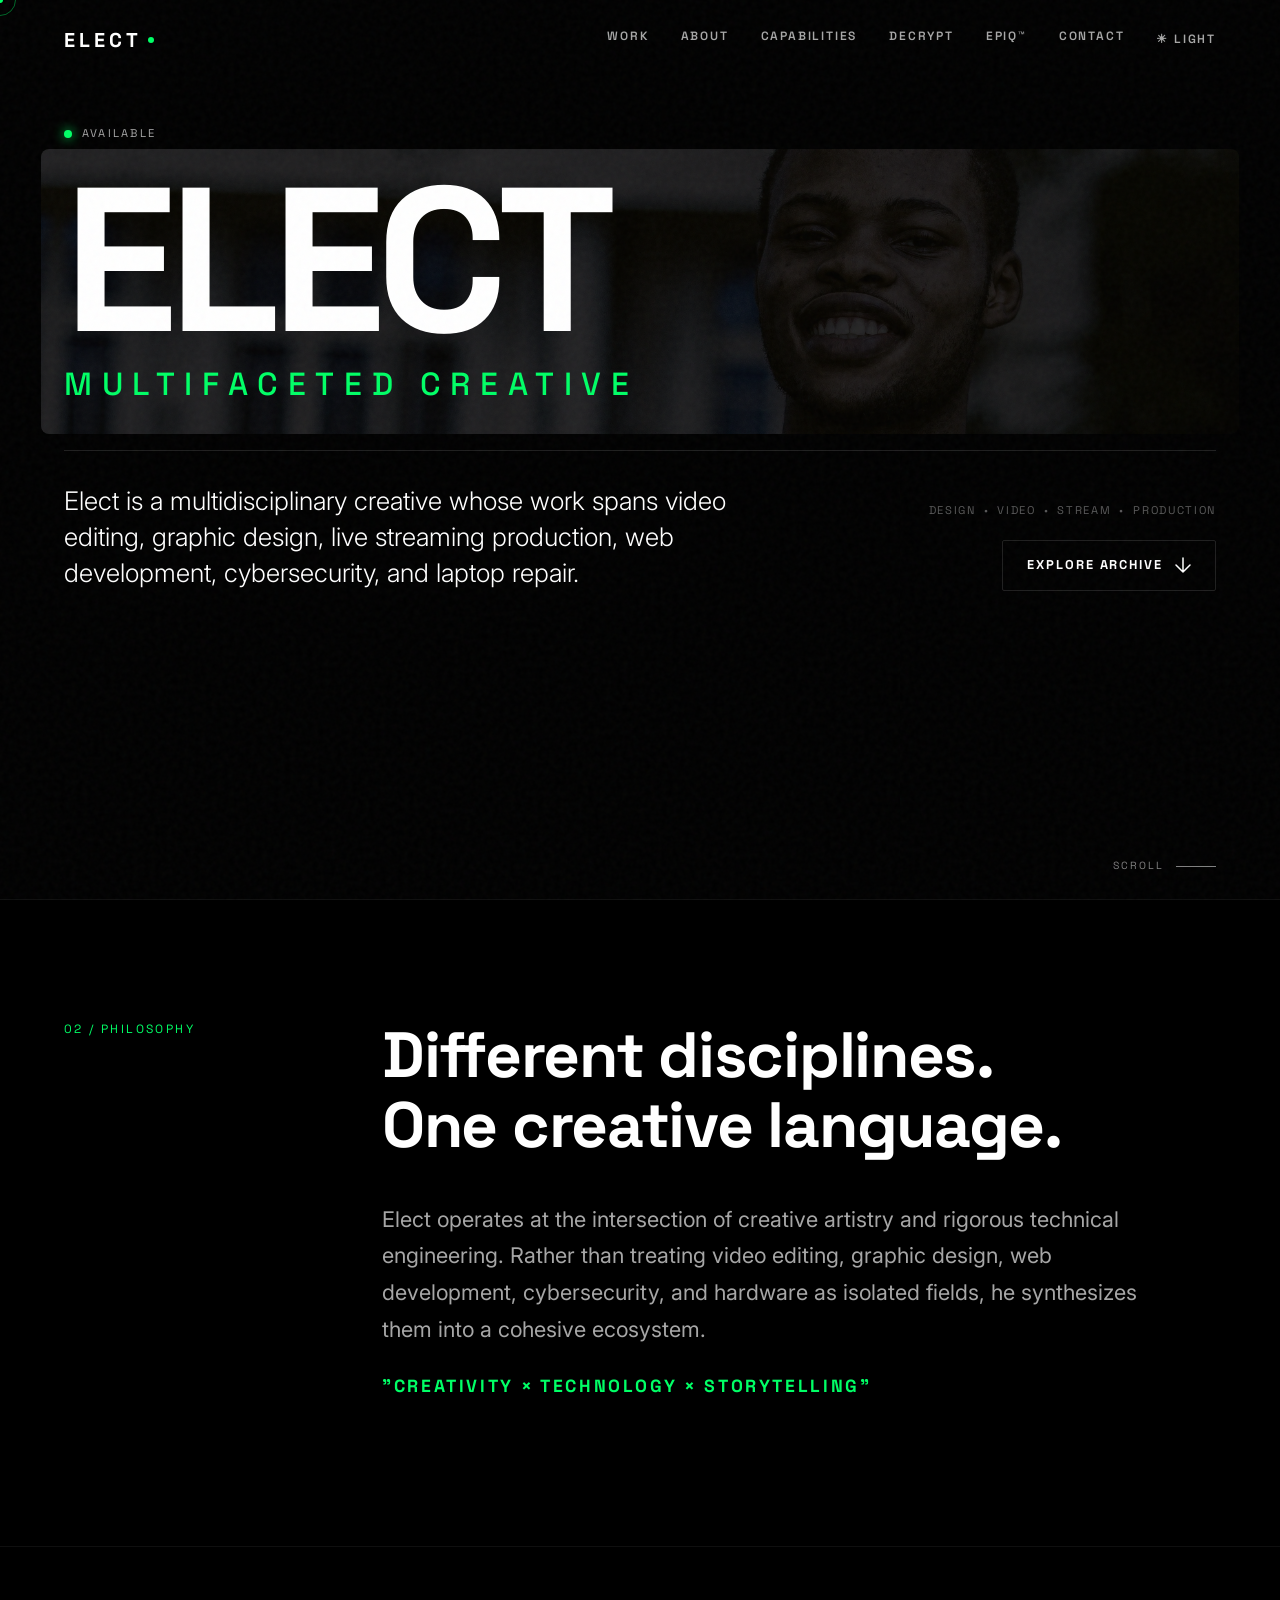
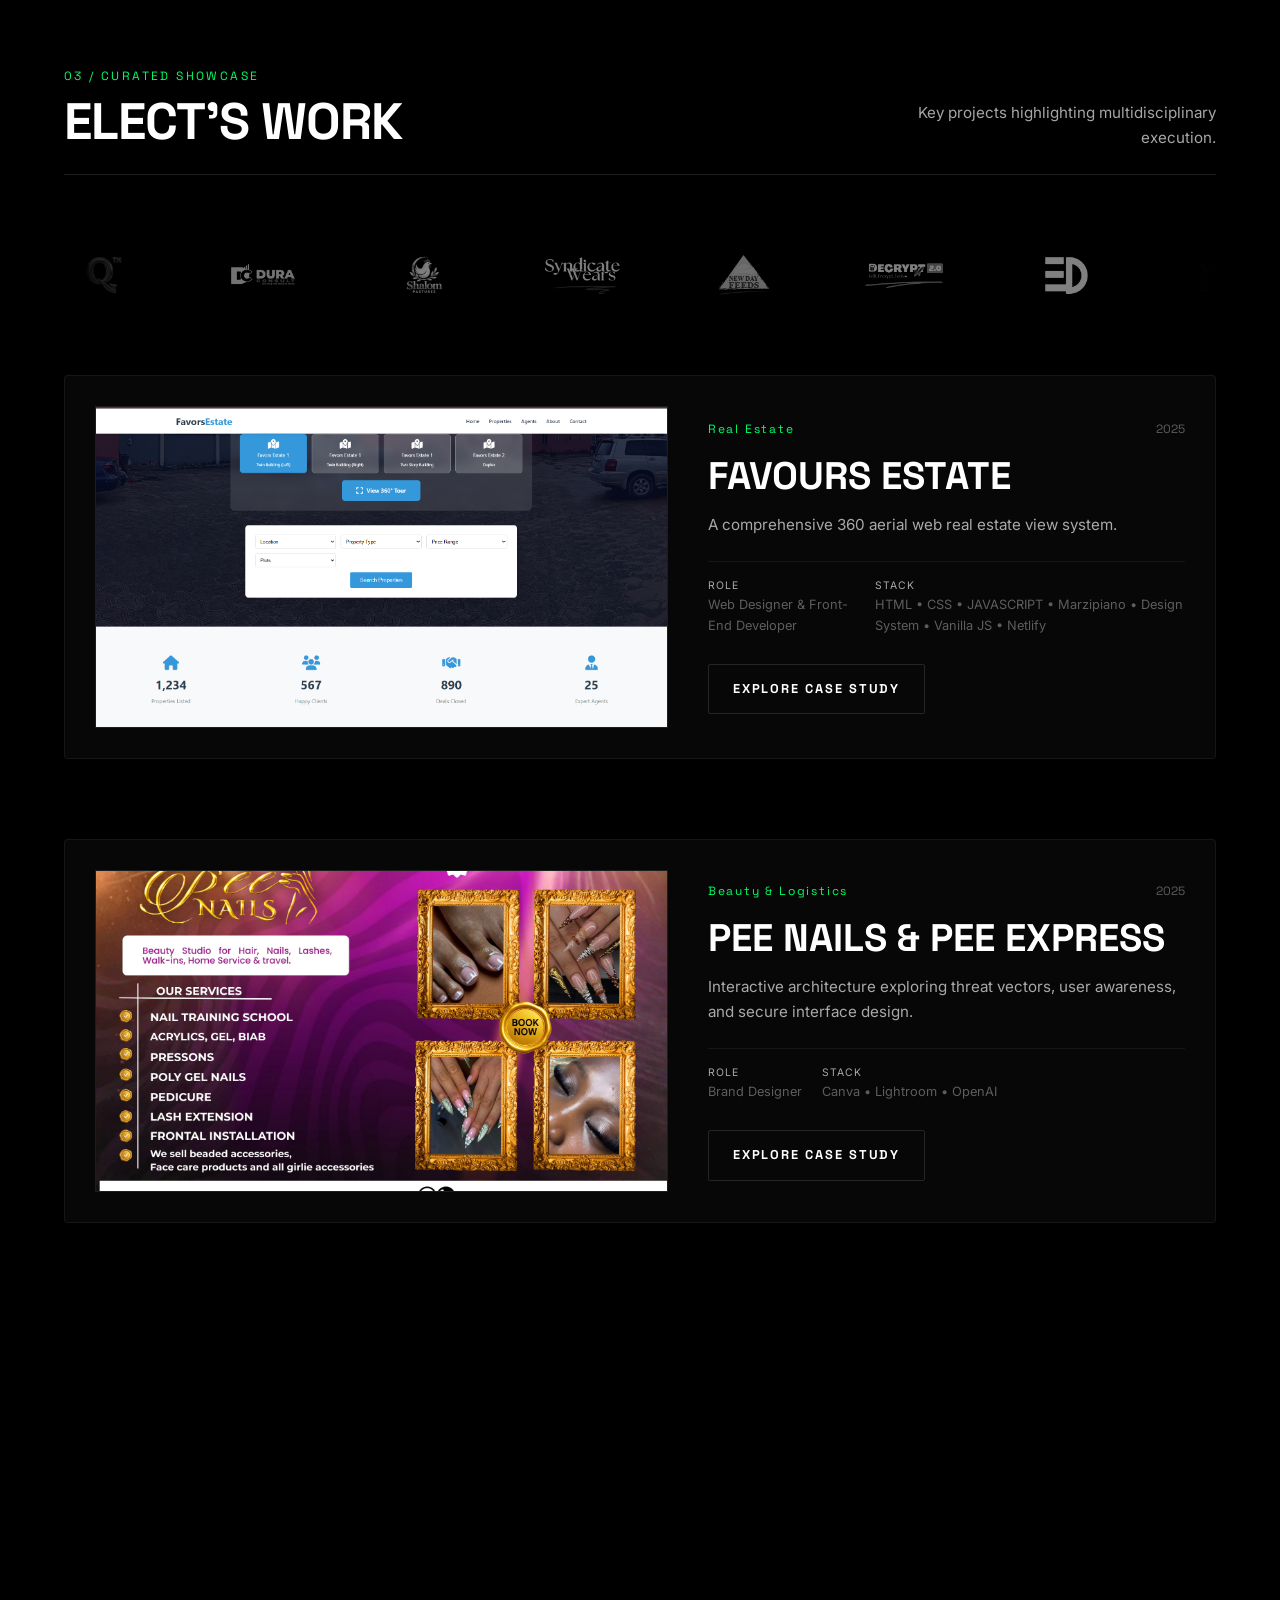
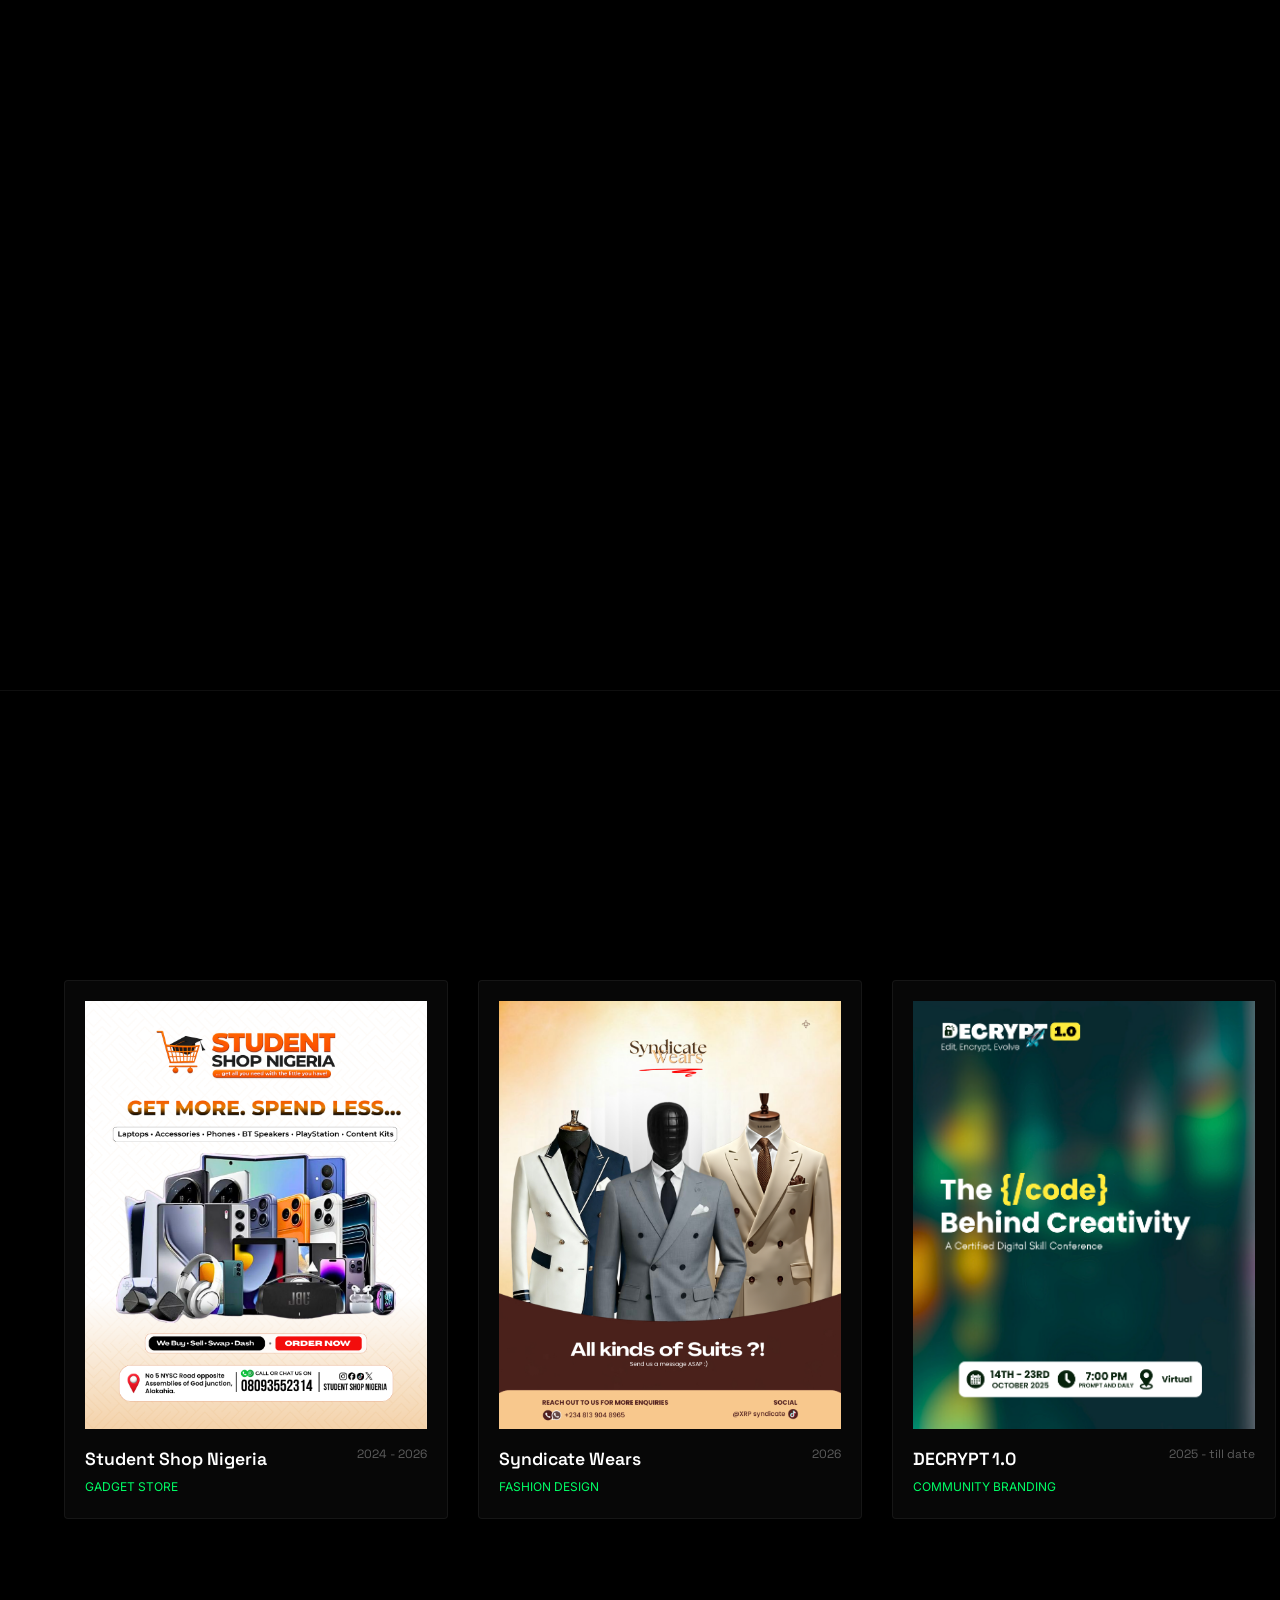
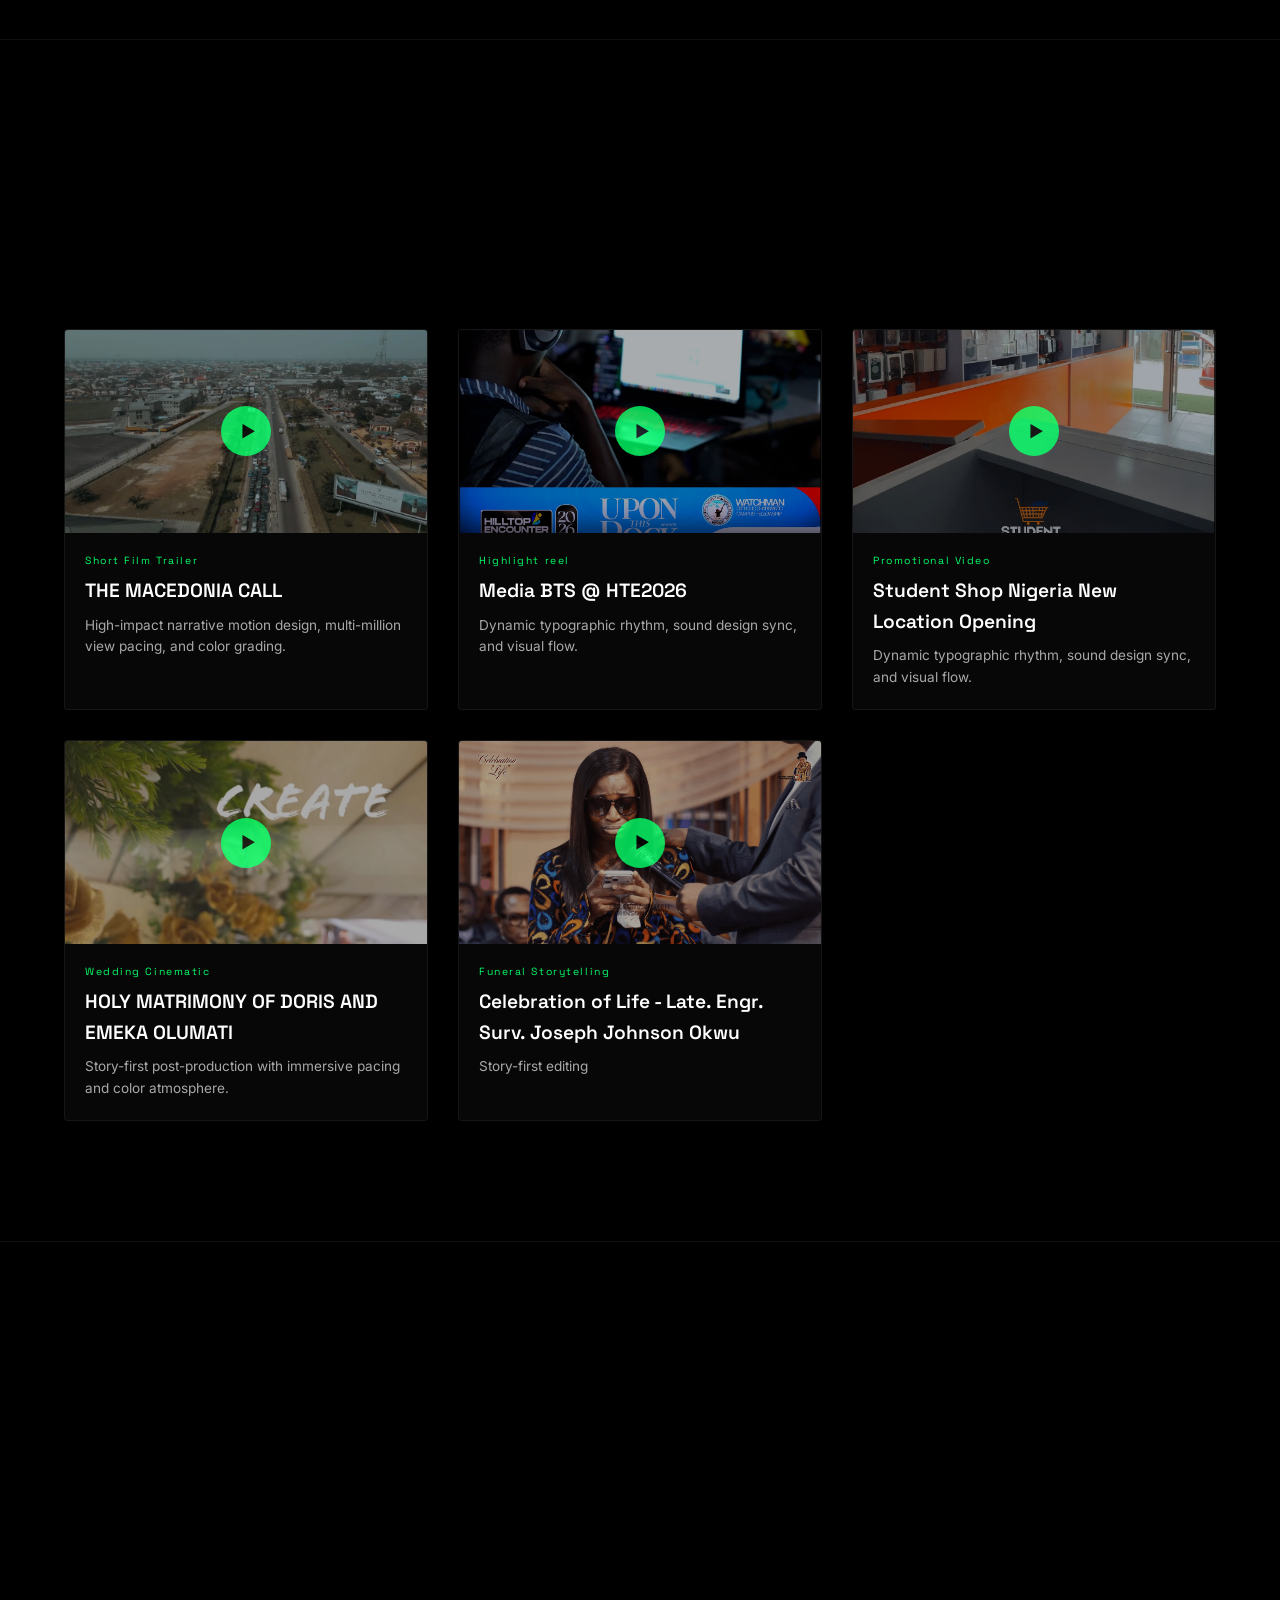
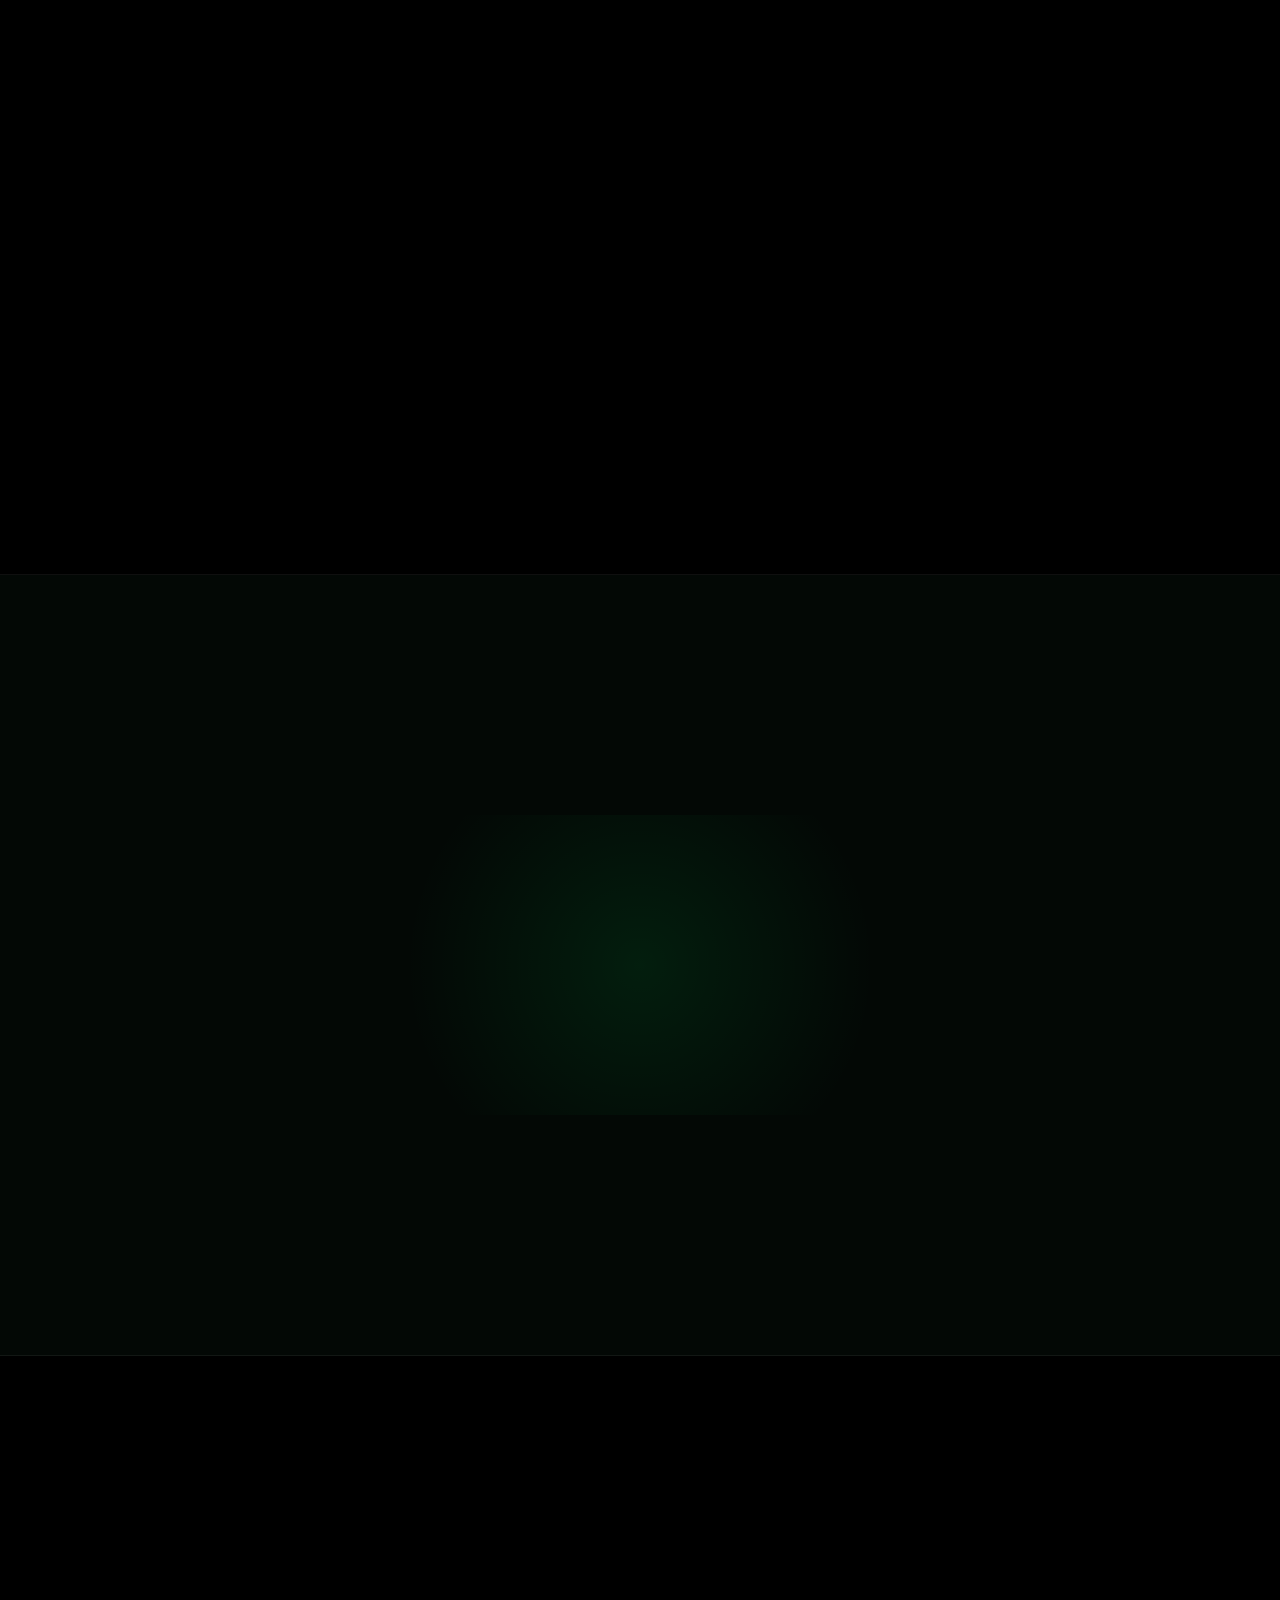
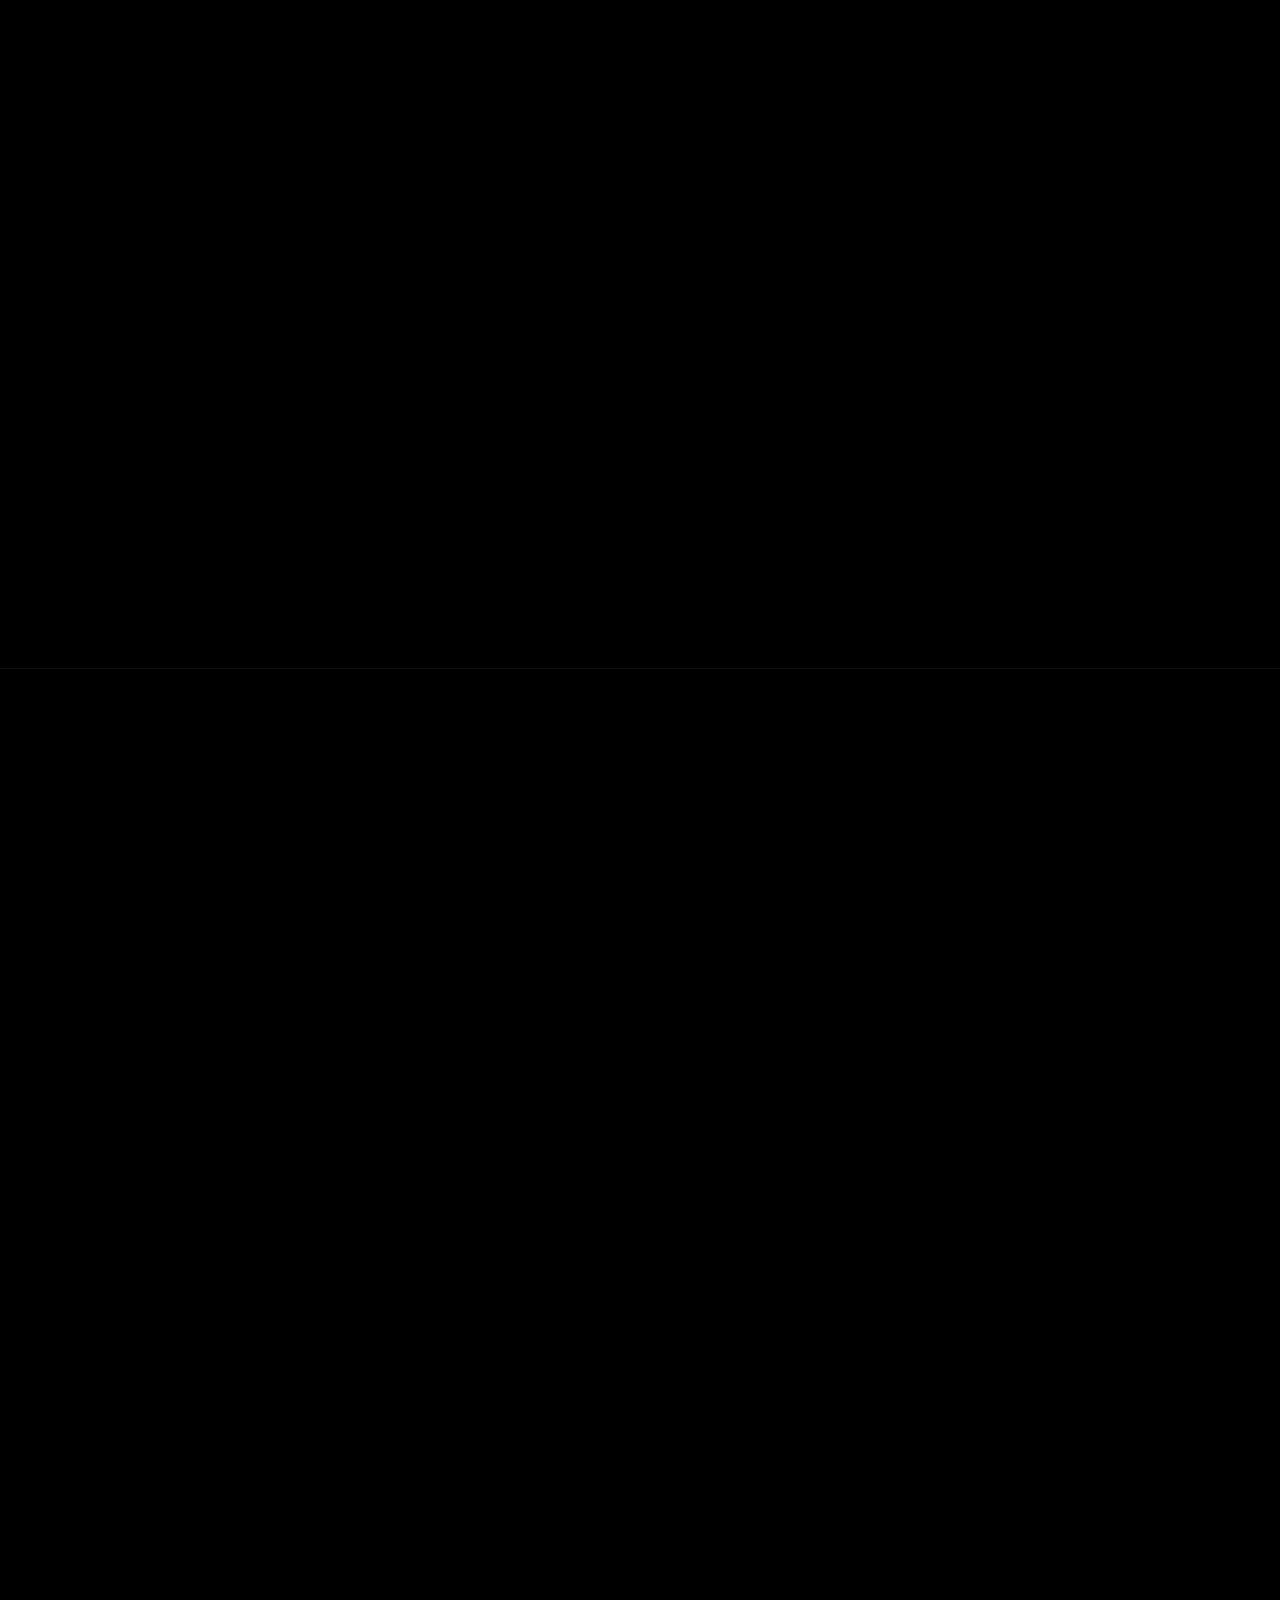
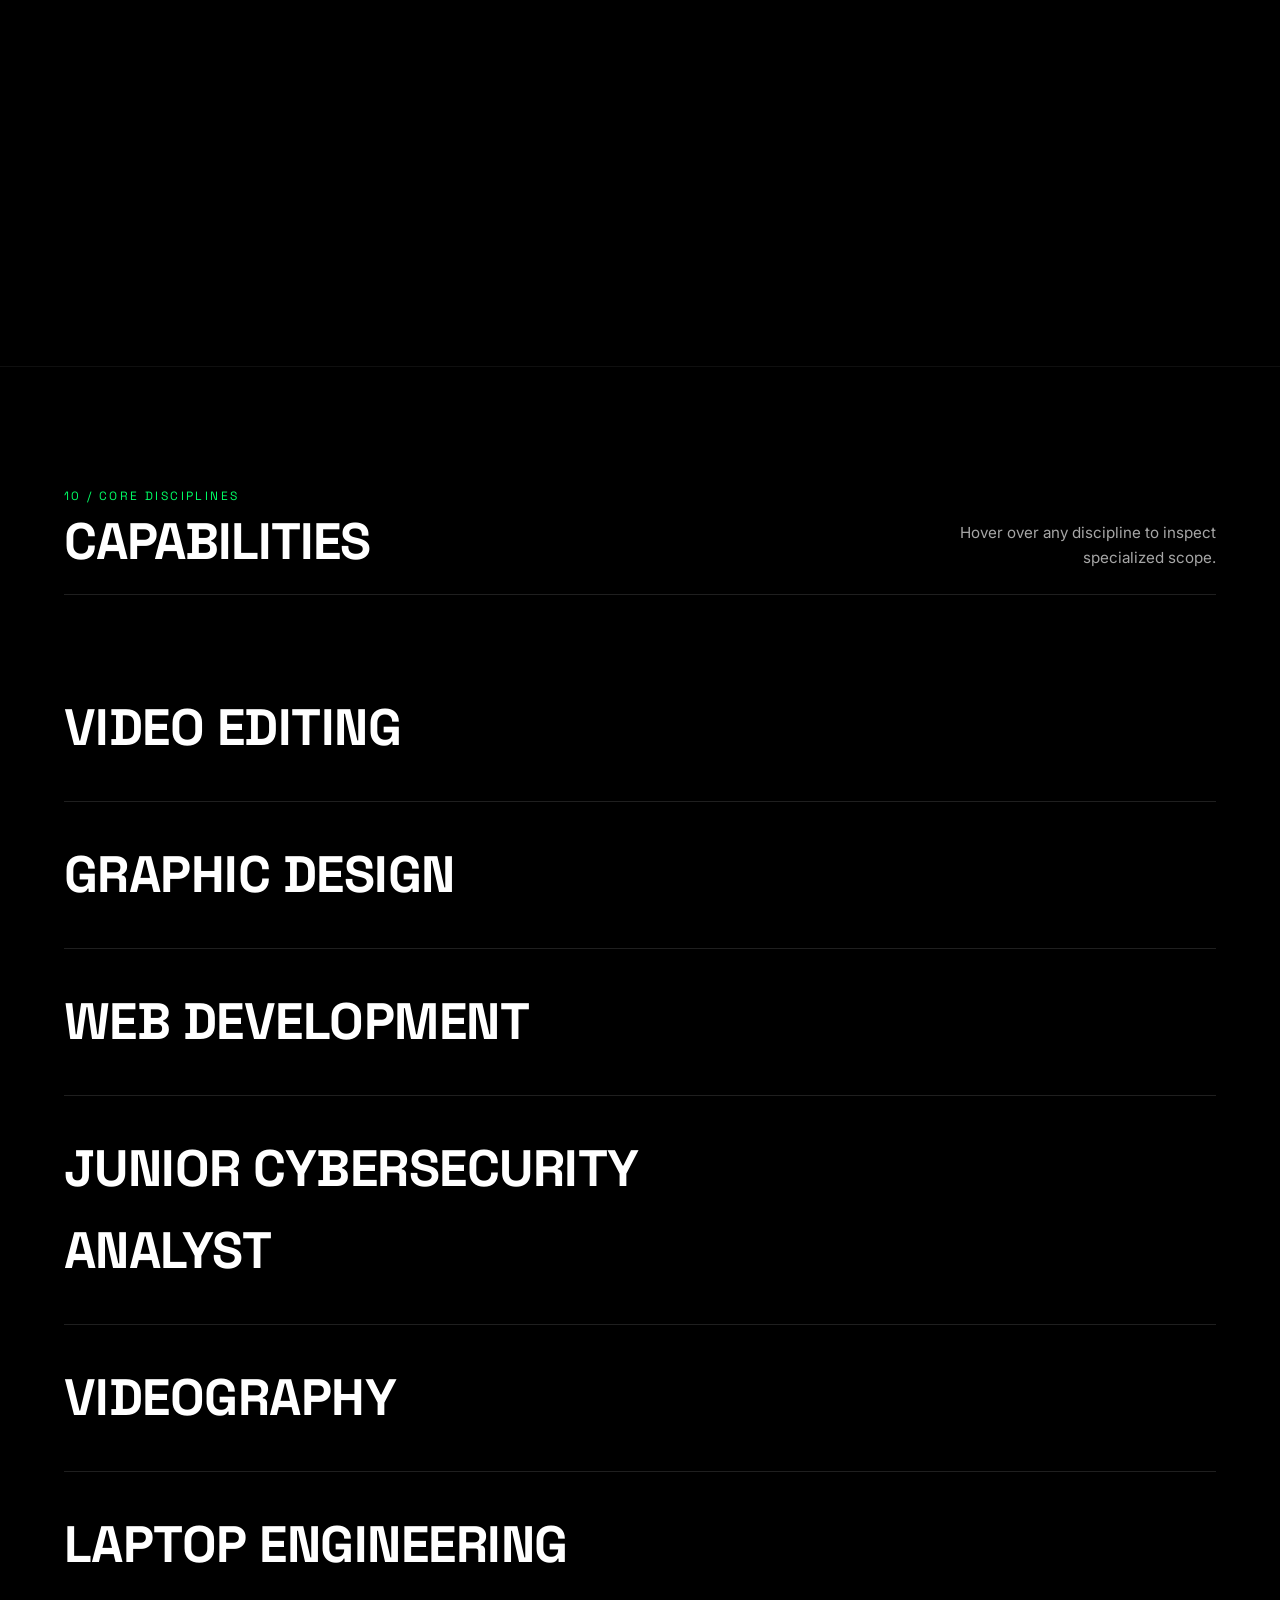
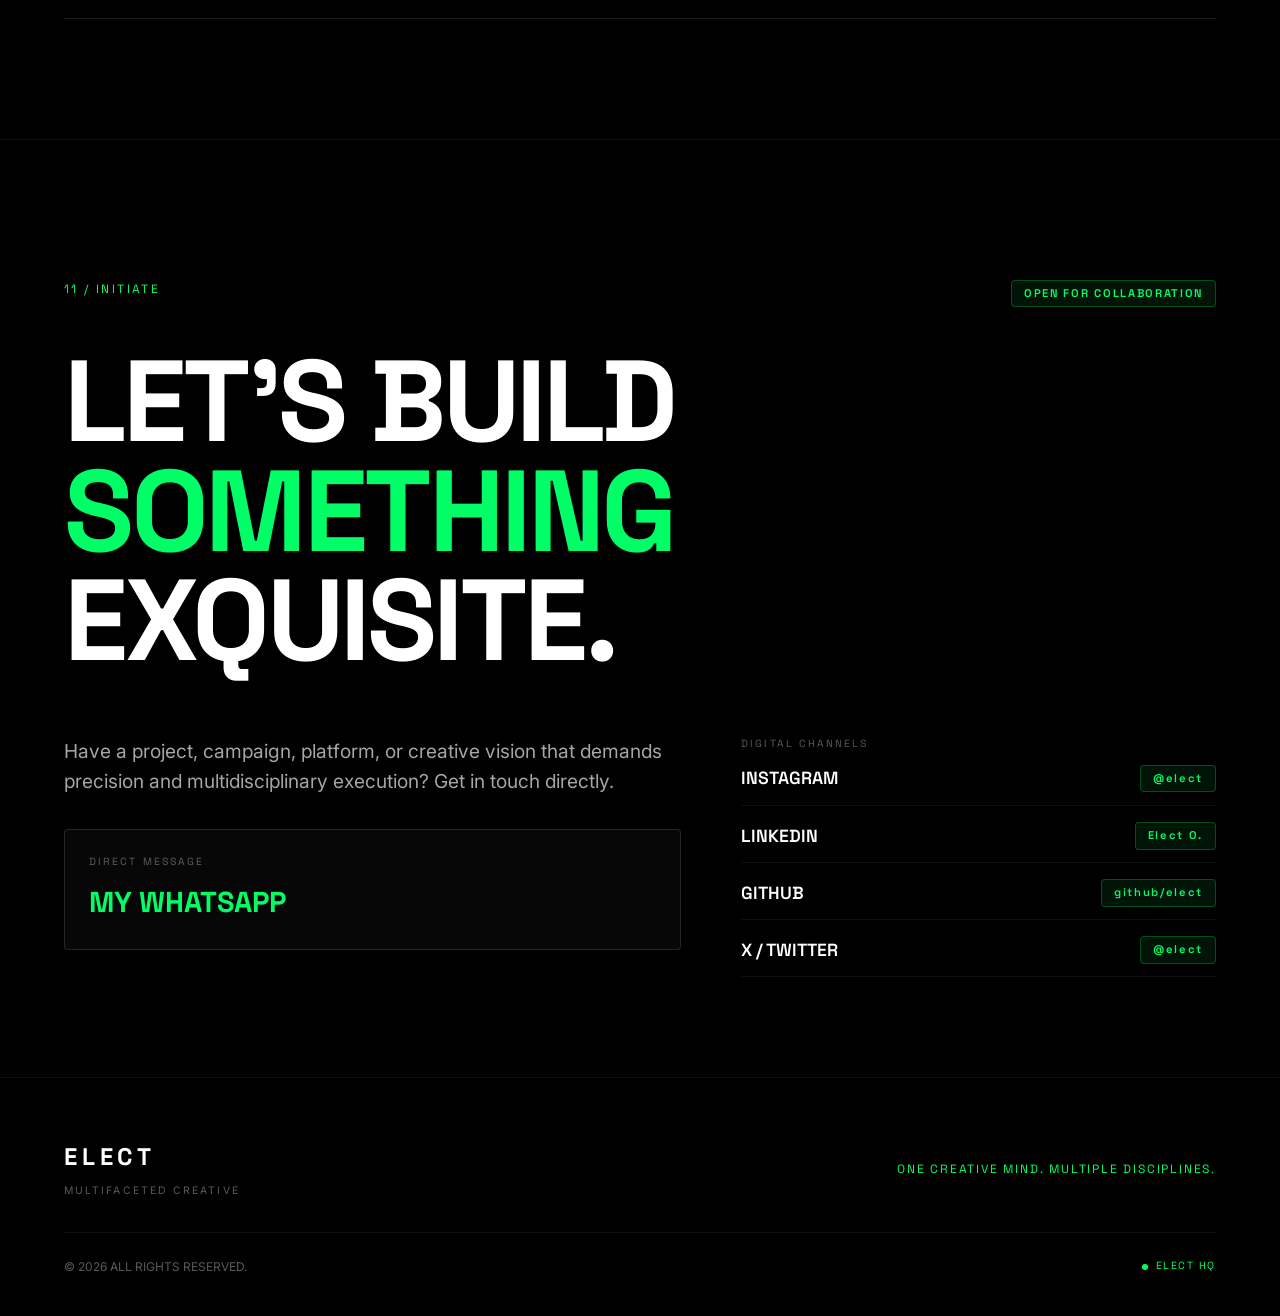
<file: index.html>
<!DOCTYPE html>
<html lang="en" class="no-js">
<head>
  <!-- Google tag (gtag.js) -->
<script async src="https://www.googletagmanager.com/gtag/js?id=G-WL5Y77DXX5"></script>
<script>
  window.dataLayer = window.dataLayer || [];
  function gtag(){dataLayer.push(arguments);}
  gtag('js', new Date());

  gtag('config', 'G-WL5Y77DXX5');
</script>
  <meta charset="UTF-8">
  <meta name="viewport" content="width=device-width, initial-scale=1.0">
  <title>ELECT — Multifaceted Creative</title>
  <meta name="description" content="Elect is a multifaceted creative working across visual storytelling, technology, design, and cybersecurity. One creative mind. Multiple disciplines.">
  <meta name="keywords" content="Elect, Multifaceted Creative, Video Editing, Graphic Design, Web Development, Cybersecurity, Videography, Laptop Engineering, DECRYPT, EPIQ">
  
  <!-- Open Graph / Social -->
  <meta property="og:type" content="website">
  <meta property="og:title" content="ELECT — Multifaceted Creative">
  <meta property="og:description" content="Creative direction, visual storytelling, and technology — built from different disciplines, driven by one mind.">
  <meta property="og:image" content="assets/branding/elect-og.jpg">

  <!-- Favicon -->
  <link rel="icon" type="image/svg+xml" href="data:image/svg+xml,<svg xmlns='http://www.w3.org/2000/svg' viewBox='0 0 100 100'><text y='.9em' font-size='90' fill='%2300FF66'>E</text></svg>">

  <!-- Typography: Inter & Space Grotesk -->
  <link rel="preconnect" href="https://fonts.googleapis.com">
  <link rel="preconnect" href="https://fonts.gstatic.com" crossorigin>
  <link href="https://fonts.googleapis.com/css2?family=Inter:wght@300;400;500;600;700&family=Space+Grotesk:wght@400;500;600;700&display=swap" rel="stylesheet">

<link rel="stylesheet" href="style.css?v=1.1">
  
  <!-- Prevent browser caching -->
  <meta http-equiv="Cache-Control" content="no-cache, no-store, must-revalidate">
  <meta http-equiv="Pragma" content="no-cache">
  <meta http-equiv="Expires" content="0">

</head>

<body>

  <!-- Film Grain / Cinematic Overlay -->
  <div class="film-grain" aria-hidden="true"></div>

  <!-- Custom Cursor (Desktop Only) -->
  <div class="custom-cursor" id="custom-cursor" aria-hidden="true">
    <div class="cursor-dot" id="cursor-dot"></div>
    <div class="cursor-ring" id="cursor-ring"></div>
    <span class="cursor-label" id="cursor-label"></span>
  </div>

  <!-- Film Preloader -->
  <div class="preloader" id="preloader" aria-label="Loading Experience">
    <div class="preloader-content">
      <div class="preloader-brand">ELECT</div>
      <div class="preloader-sub">MULTIFACETED CREATIVE</div>
      <div class="preloader-bar">
        <div class="preloader-progress" id="preloader-progress"></div>
      </div>
      <div class="preloader-counter" id="preloader-counter">00%</div>
    </div>
  </div>

  <!-- Sticky Navigation -->
  <header class="c-header" id="site-header">
    <div class="c-nav-container">
      <a href="#hero" class="c-brand interactive" data-cursor="HOME">
        <span class="brand-text">ELECT</span>
        <span class="brand-dot"></span>
      </a>

      <nav class="c-nav-desktop" aria-label="Main Navigation">
        <ul class="c-nav-list">
          <li><a href="#selected-work" class="c-nav-link interactive" data-cursor="VIEW">WORK</a></li>
          <li><a href="#about" class="c-nav-link interactive" data-cursor="READ">ABOUT</a></li>
          <li><a href="#capabilities" class="c-nav-link interactive" data-cursor="EXPLORE">CAPABILITIES</a></li>
          <li><a href="#decrypt" class="c-nav-link interactive" data-cursor="ECOSYSTEM">DECRYPT</a></li>
          <li><a href="#epiq" class="c-nav-link interactive" data-cursor="BRAND">EPIQ™</a></li>
          <li><a href="#contact" class="c-nav-link interactive" data-cursor="INITIATE">CONTACT</a></li>
          <!-- Desktop Theme Toggle -->
          <li>
            <button class="c-nav-link interactive theme-toggle-btn" data-cursor="THEME" aria-label="Toggle Theme">
              <span class="icon-sun">☀ LIGHT</span>
              <span class="icon-moon">☾ DARK</span>
            </button>
          </li>
        </ul>
      </nav>

      <button class="c-nav-toggle interactive" id="nav-toggle" aria-label="Toggle Menu" aria-expanded="false">
        <span class="toggle-line line-1"></span>
        <span class="toggle-line line-2"></span>
      </button>
      
    </div>
  </header>

  <!-- Mobile Fullscreen Navigation Overlay -->
  <div class="c-mobile-menu" id="mobile-menu" aria-hidden="true">
    <div class="mobile-menu-inner">
      <ul class="mobile-nav-list">
        <li><a href="#selected-work" class="mobile-nav-link">WORK</a></li>
        <li><a href="#graphic-design" class="mobile-nav-link">GRAPHICS</a></li>
        <li><a href="#video-editing" class="mobile-nav-link">VIDEO REEL</a></li>
        <li><a href="#other-work" class="mobile-nav-link">TECH & HARDWARE</a></li>
        <li><a href="#about" class="mobile-nav-link">ABOUT</a></li>
        <li><a href="#capabilities" class="mobile-nav-link">CAPABILITIES</a></li>
        <li><a href="#decrypt" class="mobile-nav-link">DECRYPT</a></li>
        <li><a href="#epiq" class="mobile-nav-link">EPIQ™</a></li>
        <li><a href="#contact" class="mobile-nav-link">CONTACT</a></li>
        <!-- Mobile Theme Toggle -->
        <li style="margin-top: 24px;">
          <button class="mobile-nav-link interactive theme-toggle-btn" style="border: none; background: transparent; padding: 0;">
            <span class="icon-sun">☀ LIGHT THEME</span>
            <span class="icon-moon">☾ DARK THEME</span>
          </button>
        </li>
      </ul>
      <div class="mobile-menu-footer">
        <p>ONE CREATIVE MIND. MULTIPLE DISCIPLINES.</p>
        <div class="mobile-green-badge">ELECT HQ</div>
      </div>
    </div>
  </div>

  <main id="main-content">

    <!-- 01 — HERO SECTION -->
    <section class="s-hero" id="hero">
      <div class="o-container hero-container">
        <div class="hero-status reveal-fade">
          <span class="status-indicator"></span>
          <span class="status-text">AVAILABLE </span>
        </div>

        <div class="hero-title-wrapper">
          <!-- Subtle Hero Media Banner -->
  <div class="hero-banner-media" aria-hidden="true">
    <!-- OPTION A: For Image -->
    <img src="assets/images/hero-banner.jpg" alt="" class="hero-media-element">

    <!-- OPTION B: For Video (Uncomment when using video) -->
    <!-- 
    <video class="hero-media-element" autoplay loop muted playsinline>
      <source src="assets/hero-banner.mp4" type="video/mp4">
    </video> 
    -->
  </div>

  <h1 class="hero-title reveal-text" data-scramble="ELECT">ELECT</h1>
  <p class="hero-subtitle reveal-up" data-scramble="MULTIFACETED CREATIVE">MULTIFACETED CREATIVE</p>
</div>

        <div class="hero-manifesto-grid">
          <div class="hero-lead-col reveal-up">
            <p class="hero-lead-text">
                Elect is a multidisciplinary creative whose work spans video editing, graphic design, live streaming production, web development, cybersecurity, and laptop repair.
            </p>
          </div>
          <div class="hero-meta-col reveal-up">
            <div class="hero-tags">
              <span>DESIGN</span>
              <span>•</span>
              <span>VIDEO</span>
              <span>•</span>
              <span>STREAM</span>
              <span>•</span>
              <span>PRODUCTION</span>
            </div>
            <a href="#selected-work" class="c-btn-hero interactive" data-cursor="EXPLORE">
              <span>EXPLORE ARCHIVE</span>
              <svg width="16" height="16" viewBox="0 0 16 16" fill="none"><path d="M8 1V15M8 15L1 8M8 15L15 8" stroke="currentColor" stroke-width="1.5" stroke-linecap="round" stroke-linejoin="round"/></svg>
            </a>
          </div>
        </div>
      </div>

      <div class="hero-scroll-prompt" aria-hidden="true">
        <span class="scroll-label">SCROLL</span>
        <div class="scroll-line"></div>
      </div>
    </section>

    <!-- 02 — INTRODUCTION SECTION -->
    <section class="s-intro" id="intro">
      <div class="o-container">
        <div class="intro-grid">
          <div class="intro-label-col reveal-fade">
            <span class="c-section-num">02 / PHILOSOPHY</span>
          </div>
          <div class="intro-content-col">
            <h2 class="intro-statement reveal-text">
              Different disciplines.<br>One creative language.
            </h2>
            <div class="intro-body reveal-up">
              <p>
                Elect operates at the intersection of creative artistry and rigorous technical engineering. Rather than treating video editing, graphic design, web development, cybersecurity, and hardware as isolated fields, he synthesizes them into a cohesive ecosystem.
              </p>
              <p class="intro-highlight">
                "CREATIVITY × TECHNOLOGY × STORYTELLING"
              </p>
            </div>
          </div>
        </div>
      </div>
    </section>

    <!-- 03 — SELECTED WORK SECTION -->
    <section class="s-selected-work" id="selected-work">
      <div class="o-container">
        <div class="section-header reveal-fade">
          <div>
            <span class="c-section-num">03 / CURATED SHOWCASE</span>
            <h2 class="c-section-title"> ELECT'S WORK</h2>
          </div>
          <p class="section-desc">Key projects highlighting multidisciplinary execution.</p>
        </div>
    
        <!-- NEW: Infinite Brand Logo Loop -->
        <div class="brand-marquee-wrapper reveal-fade">
          <div class="brand-marquee-track">
            <!-- Group 1: Original Set -->
            <div class="brand-marquee-group">
              <!-- Replace src with your actual brand logo paths -->
              <img src="assets/brands/1.png" alt="Brand Partner">
              <img src="assets/brands/2.png" alt="Brand Partner">
              <img src="assets/brands/3.png" alt="Brand Partner">
              <img src="assets/brands/4.png" alt="Brand Partner">
              <img src="assets/brands/5.png" alt="Brand Partner">
              <img src="assets/brands/6.png" alt="Brand Partner">
              <img src="assets/brands/7.png" alt="Brand Partner">
              <img src="assets/brands/votaf.png" alt="Brand Partner">
              <img src="assets/brands/8.png" alt="Brand Partner">
              <img src="assets/brands/9.png" alt="Brand Partner">
              <img src="assets/brands/10.png" alt="Brand Partner">
              <img src="assets/brands/11.png" alt="Brand Partner">
              <img src="assets/brands/12.png" alt="Brand Partner">
              <img src="assets/brands/13.png" alt="Brand Partner">
              <img src="assets/brands/1.png" alt="Brand Partner">
            </div>
            <!-- Group 2: Duplicate Set (Required for the seamless loop illusion) -->
            <!-- <div class="brand-marquee-group" aria-hidden="true">
              <img src="assets/brands/1.png" alt="Brand Partner">
              <img src="assets/brands/2.png" alt="Brand Partner">
              <img src="assets/brands/3.png" alt="Brand Partner">
              <img src="assets/brands/4.png" alt="Brand Partner">
              <img src="assets/brands/5.png" alt="Brand Partner">
              <img src="assets/brands/6.png" alt="Brand Partner">
              <img src="assets/brands/7.png" alt="Brand Partner">
              <img src="assets/brands/8.png" alt="Brand Partner">
              <img src="assets/brands/9.png" alt="Brand Partner">
              <img src="assets/brands/10.png" alt="Brand Partner">
              <img src="assets/brands/11.png" alt="Brand Partner">
              <img src="assets/brands/12.png" alt="Brand Partner">
              <img src="assets/brands/13.png" alt="Brand Partner">
            </div> -->
          </div>
        </div>
        <!-- END: Brand Logo Loop -->

        <div class="projects-featured-list" id="featured-projects-container">
          <!-- Dynamic Injected Featured Projects -->
        </div>
      </div>
    </section>

        <div class="projects-featured-list" id="featured-projects-container">
          <!-- Dynamic Injected Featured Projects -->
        </div>
      </div>
    </section>

    <!-- 04 — GRAPHIC DESIGN SECTION -->
    <section class="s-graphic-design" id="graphic-design">
      <div class="o-container">
        <div class="section-header reveal-fade">
          <div>
            <span class="c-section-num">04 / VISUAL ARCHIVE</span>
            <h2 class="c-section-title">GRAPHIC DESIGN</h2>
          </div>
          <div class="carousel-controls">
            <button class="carousel-btn interactive" id="carousel-prev" aria-label="Previous Graphic" data-cursor="PREV">←</button>
            <button class="carousel-btn interactive" id="carousel-next" aria-label="Next Graphic" data-cursor="NEXT">→</button>
          </div>
        </div>
      </div>

      <!-- Horizontal Exhibition Carousel Container -->
      <div class="carousel-viewport" id="carousel-viewport">
        <div class="carousel-track" id="graphic-carousel-track">
          <!-- Dynamically generated from graphicProjects array in script.js -->
           
        </div>
      </div>
    </section>

    <!-- 05 — VIDEO EDITING SECTION -->
    <section class="s-video-editing" id="video-editing">
      <div class="o-container">
        <div class="section-header reveal-fade">
          <div>
            <span class="c-section-num">05 / MOTION & EDITING</span>
            <h2 class="c-section-title">CINEMATIC VIDEO REEL</h2>
          </div>
          <p class="section-desc">High-impact visual storytelling & post-production.</p>
        </div>

        <div class="video-grid" id="video-projects-container">
          <!-- Dynamic Injected Video Projects -->
        </div>
      </div>
    </section>

    <!-- 06 — OTHER CREATIVE & TECHNICAL WORK -->
    <section class="s-other-work" id="other-work">
      <div class="o-container">
        <div class="section-header reveal-fade">
          <div>
            <span class="c-section-num">06 / ENGINEERING & SECURITY</span>
            <h2 class="c-section-title">TECHNICAL & CREATIVE CAPABILITIES</h2>
          </div>
          <p class="section-desc">Extending beyond visual design into systems, code, and hardware.</p>
        </div>

        <div class="asymmetric-grid" id="other-work-container">
          <!-- Dynamic Injected Technical/Creative Cards -->
        </div>
      </div>
    </section>

    <!-- 07 — DECRYPT SECTION -->
    <section class="s-decrypt" id="decrypt">
      <div class="decrypt-bg-glow" aria-hidden="true"></div>
      <div class="o-container">
        <div class="decrypt-card reveal-up">
          <div class="decrypt-badge-bar">
            <span class="c-tag-green">FOUNDER</span>
            <span class="c-section-num">07 / Community</span>
          </div>

          <div class="decrypt-main-grid">
            <div class="decrypt-brand-col">
              <h2 class="decrypt-logo-text">DECRYPT</h2>
              <p class="decrypt-tagline">KNOWLEDGE • CREATIVITY • INNOVATION</p>
            </div>

            <div class="decrypt-info-col">
              <p class="decrypt-description">
                DECRYPT is a community and movement centered around technology, cybersecurity, creativity, knowledge, and open innovation. It bridges technical security concepts with creative digital execution, empowering minds to build and defend the future.
              </p>

              <div class="decrypt-stats-row">
                <div class="d-stat">
                  <span class="d-stat-val">KNOWLEDGE</span>
                  <span class="d-stat-lbl">Research & Awareness</span>
                </div>
                <div class="d-stat">
                  <span class="d-stat-val">CREATIVITY</span>
                  <span class="d-stat-lbl">Digital Innovation</span>
                </div>
                <div class="d-stat">
                  <span class="d-stat-val">COMMUNITY</span>
                  <span class="d-stat-lbl">Knowledge Transfer</span>
                </div>
              </div>

              <div class="decrypt-cta-row">
                <a href="https://decrypt.pxxl.click" class="c-btn-green interactive" data-cursor="JOIN">
                  <span>ENGAGE WITH DECRYPT</span>
                  <svg width="14" height="14" viewBox="0 0 14 14" fill="none"><path d="M1 13L13 1M13 1H3M13 1V11" stroke="currentColor" stroke-width="1.5" stroke-linecap="round" stroke-linejoin="round"/></svg>
                </a>
              </div>
            </div>
          </div>
        </div>
      </div>
    </section>

    <!-- 08 — EPIQ™ SECTION -->
    <section class="s-epiq" id="epiq">
      <div class="o-container">
        <div class="epiq-wrapper reveal-up">
          <div class="epiq-header">
            <div class="epiq-title-group">
              <span class="c-section-num">08 / BRAND ENTITY</span>
              <h2 class="epiq-brand-title">EPIQ<span class="epiq-mark">™</span></h2>
            </div>
            <p class="epiq-subtitle">DESIGN-FOCUSED CREATIVE BRAND</p>
          </div>

          <div class="epiq-content-grid">
            <div class="epiq-text-col">
              <p>
                EPIQ™ represents the specialized design identity under Elect's umbrella. Focused on high-end visual brand systems, architectural graphic direction, and premium aesthetic products that stand out with cinematic elegance.
              </p>
              <div class="epiq-features">
                <div class="epiq-feat-item">
                  <span class="feat-dot"></span>
                  <span>Visual Identity Systems</span>
                </div>
                <div class="epiq-feat-item">
                  <span class="feat-dot"></span>
                  <span>Editorial Media Design</span>
                </div>
                <div class="epiq-feat-item">
                  <span class="feat-dot"></span>
                  <span>Digital Artifact Crafting</span>
                </div>
              </div>
            </div>

            <div class="epiq-visual-col">
              <a href="https://www.instagram.com/epiq_hq?igsh=MXVkcjVjNmNsYmV3cQ==" class="epiq-placeholder-card interactive" data-cursor="EPIQ">
                <div class="epiq-card-inner">
                  <span class="epiq-card-mark">EPIQ™</span>
                  <span class="epiq-card-label">DESIGN HOUSE</span>
                </div>
              </a>
            </div>
          </div>
        </div>
      </div>
    </section>

    <!-- 09 — ABOUT ELECT SECTION -->
    <section class="s-about" id="about">
      <div class="o-container">
        <div class="section-header reveal-fade">
          <div>
            <span class="c-section-num">09 / BACKGROUND</span>
            <h2 class="c-section-title">ABOUT ELECT</h2>
          </div>
          <p class="section-desc">The narrative behind the multidisciplinary approach.</p>
        </div>

        <div class="about-grid">
          <!-- Portrait Composition -->
          <div class="about-portrait-col reveal-up">
            <div class="portrait-frame interactive" data-cursor="ELECT">
              <img src="assets/profile/DSC06817.jpg" alt="Elect — Multidisciplinary Creative & Technologist" loading="lazy" onerror="this.onerror=null; this.src='data:image/svg+xml,<svg xmlns=\'http://www.w3.org/2000/svg\' width=\'600\' height=\'800\' viewBox=\'0 0 600 800\'><rect width=\'100%\' height=\'100%\' fill=\'%23080808\'/><text x=\'50%\' y=\'50%\' fill=\'%2300FF66\' font-family=\'sans-serif\' font-size=\'24\' text-anchor=\'middle\'>ELECT PORTRAIT</text></svg>';">
              <div class="portrait-overlay"></div>
              <div class="portrait-badge">PORT HARCOURT / NIGERIA</div>
            </div>
          </div>

          <!-- Editorial Biography -->
          <div class="about-bio-col reveal-up">
            <h3 class="about-statement">
              Combining technical rigor with visual creativity to solve complex problems from both sides of the spectrum.
            </h3>

            <div class="about-narrative about-narrative-collapsible" id="about-narrative">
              <div class="about-brief">
                <p>
                  I've never been very good at staying in one box.

                  My curiosity about technology and my refusal to settle for average have always pushed me toward finding better ways to solve problems. What started as an inborn interest evolved into a multidisciplinary journey through video editing, live production, hardware engineering, web development, graphic design and cybersecurity.

                  Today, I work at the intersection of creativity, technology and storytelling.

                  I've edited content published across the internet that has collectively generated 5M+ views, created 100+ graphic design projects, developed digital experiences, worked as a videographer and built practical experience in computer hardware and cybersecurity. I've also worked with brands including Syndicate Wears, The Macedonia Call and Favours Estate.
                </p>
              </div>

              <div class="about-more" id="about-more">
                <p>
                  But the work isn't just about the skills.

                  Creativity is my calling.

                  I believe creativity is God's given solution to man's constant inefficiency in trying to make the world a better place. Whether I'm editing a film, designing a brand, building a website or solving a technical problem, my goal is the same:

                  Make it better. Make it matter. Make people say wow.
                </p>
                <p>
                  BUILDING WITH PEOPLE

                  My journey has also been shaped by leadership.

                  I've served as Director of Software at NACOS UNIPORT, where I contributed to technology initiatives and student development; organized the NACOS Creators Summit; led a 10-day Tech Digest campaign; and spoke to 100-level Computing students about building intentional careers in technology.

                  As a Content Manager at Student Shop Nigeria, I created 250+ pieces of content, helping expand the brand's visibility and convert attention into returning customers.

                  At WCCCF UniPort, I've worked across graphic design, video editing and livestream management as a Media Operator.

                  I also founded DECRYPT, a movement built around young technology enthusiasts, with its flagship annual conference beginning with DECRYPT 1.0 - The Code Behind Creativity.

                  And I'm still building.

                  My ambition stretches from creating world-class digital experiences to eventually telling stories on the scale of Hollywood blockbusters.

                  The disciplines may keep changing.

                  The mission doesn't:

                  Keep learning. Keep creating. Keep building. Never settle for average.
                </p>
              </div>

              <button class="about-read-more" type="button" aria-expanded="false" aria-controls="about-more">
                Read more
              </button>
            </div>

            <style>
              .about-narrative-collapsible {
                position: relative;
              }

              .about-more {
                max-height: 0;
                overflow: hidden;
                opacity: 0;
                transition: max-height 0.45s ease, opacity 0.3s ease, margin 0.3s ease;
              }

              .about-more.is-open {
                max-height: 1200px;
                opacity: 1;
                margin-top: 1rem;
              }

              .about-read-more {
                background: transparent;
                border: 1px solid rgba(0, 255, 102, 0.5);
                color: #00ff66;
                padding: 0.7rem 1rem;
                margin-top: 1rem;
                font-size: 0.72rem;
                letter-spacing: 0.18em;
                text-transform: uppercase;
                cursor: pointer;
                transition: all 0.25s ease;
              }

              .about-read-more:hover {
                background: rgba(0, 255, 102, 0.08);
                border-color: #00ff66;
              }
            </style>

            <script>
              (function() {
                const toggleButton = document.querySelector('.about-read-more');
                const extraContent = document.getElementById('about-more');

                if (toggleButton && extraContent) {
                  toggleButton.addEventListener('click', function() {
                    const expanded = this.getAttribute('aria-expanded') === 'true';
                    this.setAttribute('aria-expanded', String(!expanded));
                    extraContent.classList.toggle('is-open', !expanded);
                    this.textContent = expanded ? 'Read more' : 'Read less';
                  });
                }
              })();
            </script>

            <!-- Credentials / Stats Grid -->
            <div class="about-stats-grid" id="about-stats-container">
              <!-- Dynamically populated from script.js -->
            </div>
          </div>
        </div>
      </div>
    </section>

    <!-- 10 — CAPABILITIES SECTION -->
    <section class="s-capabilities" id="capabilities">
      <div class="o-container">
        <div class="section-header reveal-fade">
          <div>
            <span class="c-section-num">10 / CORE DISCIPLINES</span>
            <h2 class="c-section-title">CAPABILITIES</h2>
          </div>
          <p class="section-desc">Hover over any discipline to inspect specialized scope.</p>
        </div>

        <div class="capabilities-list" id="capabilities-container">
          <!-- Dynamically populated from script.js -->
        </div>
      </div>
    </section>

    <!-- 11 — CONTACT SECTION -->
    <section class="s-contact" id="contact">
      <div class="o-container">
        <div class="contact-wrapper">
          <div class="contact-header reveal-fade">
            <span class="c-section-num">11 / INITIATE</span>
            <span class="c-tag-green">OPEN FOR COLLABORATION</span>
          </div>

          <h2 class="contact-hero-title reveal-text">
            LET'S BUILD<br>
            <span class="text-green">SOMETHING</span><br>
            EXQUISITE.
          </h2>

          <div class="contact-grid">
            <div class="contact-direct-col reveal-up">
              <p class="contact-lead">
                Have a project, campaign, platform, or creative vision that demands precision and multidisciplinary execution? Get in touch directly.
              </p>

              <div class="contact-email-box">
                <span class="box-label">DIRECT MESSAGE</span>
                <a href="https://wa.me/08120080037" class="email-link interactive" id="contact-email-btn" target="_blank" rel="noopener noreferrer">MY WHATSAPP</a>
                <span class="email-copy-toast" id="email-toast">COPIED TO CLIPBOARD</span>
              </div>
            </div>

            <div class="contact-links-col reveal-up">
              <span class="box-label">DIGITAL CHANNELS</span>
              <ul class="contact-social-list" id="contact-socials-container">
                <!-- Dynamically populated from script.js -->
              </ul>
            </div>
          </div>
        </div>
      </div>
    </section>

  </main>

  <!-- 12 — FOOTER -->
  <footer class="s-footer">
    <div class="o-container">
      <div class="footer-top">
        <div class="footer-brand">
          <span class="footer-logo">ELECT</span>
          <span class="footer-sub">MULTIFACETED CREATIVE</span>
        </div>
        <div class="footer-quote">
          ONE CREATIVE MIND. MULTIPLE DISCIPLINES.
        </div>
      </div>

      <div class="footer-line"></div>

      <div class="footer-bottom">
        <div class="footer-copy">
          © <span id="current-year">2026</span> ALL RIGHTS RESERVED.
        </div>
        <div class="footer-green-accent">
          <span class="green-dot"></span> ELECT HQ
        </div>
      </div>
    </div>
  </footer>

  <!-- Video Modal Player -->
  <div class="video-modal" id="video-modal" aria-hidden="true" role="dialog">
    <div class="video-modal-backdrop" id="modal-backdrop"></div>
    <div class="video-modal-container">
      <button class="video-modal-close interactive" id="modal-close" data-cursor="CLOSE" aria-label="Close Modal">✕</button>
      <div class="video-modal-body" id="modal-body">
        <!-- Embedded Iframe or Video Launcher content -->
      </div>
    </div>
  </div>

<script src="script.js?v=1.1"></script>
</body>
</html>
</file>
<file: style.css>
/* ==========================================================================
   ELECT — MULTIFACETED CREATIVE PORTFOLIO
   Design Philosophy: Minimalistic Apple-level + Cinematic Art Direction
   Colors: BLACK (#000000), WHITE (#FFFFFF), CINEMATIC GREEN (#00FF66 / #0B5D3B)
   ========================================================================== */

/* --------------------------------------------------------------------------
   01. DESIGN TOKENS & VARIABLES
   -------------------------------------------------------------------------- */
:root {
  /* Color Palette strictly Black / White / Cinematic Green */
  --bg-black: #000000;
  --bg-surface: #070707;
  --bg-surface-elevated: #0f0f0f;
  --bg-surface-card: #121212;
  
  --text-white: #ffffff;
  --text-muted: rgba(255, 255, 255, 0.65);
  --text-dim: rgba(255, 255, 255, 0.35);
  --border-color: rgba(255, 255, 255, 0.12);
  --border-light: rgba(255, 255, 255, 0.06);

  /* Cinematic Green Spectrum */
  --accent-green: #00FF66;
  --accent-green-deep: #0B5D3B;
  --accent-green-glow: rgba(0, 255, 102, 0.15);
  --accent-green-subtle: rgba(0, 255, 102, 0.05);

  /* Fonts */
  --font-heading: 'Space Grotesk', -apple-system, BlinkMacSystemFont, sans-serif;
  --font-body: 'Inter', -apple-system, BlinkMacSystemFont, sans-serif;

  /* Transitions */
  --ease-out-expo: cubic-bezier(0.16, 1, 0.3, 1);
  --ease-in-out-sine: cubic-bezier(0.37, 0, 0.63, 1);
  --transition-fast: 0.25s var(--ease-out-expo);
  --transition-smooth: 0.5s var(--ease-out-expo);
  --transition-slow: 0.9s var(--ease-out-expo);

  /* Layout Containers */
  --container-max: 1440px;
  --header-height: 80px;
}

  /* --------------------------------------------------------------------------
    LIGHT THEME OVERRIDES
    -------------------------------------------------------------------------- */
  :root[data-theme="light"] {
    /* Backgrounds shift to white/light grays */
    --bg-black: #ffffff;
    --bg-surface: #f7f7f7;
    --bg-surface-elevated: #eeeeee;
    --bg-surface-card: #e5e5e5;
    
    /* Text shifts to dark grays/blacks */
    --text-white: #0a0a0a;
    --text-muted: rgba(10, 10, 10, 0.65);
    --text-dim: rgba(10, 10, 10, 0.45);
    
    /* Borders become dark but transparent */
    --border-color: rgba(0, 0, 0, 0.12);
    --border-light: rgba(0, 0, 0, 0.06);
    
    /* Accent Green can remain the same, or you can deepen it slightly for contrast */
    --accent-green-glow: rgba(0, 255, 102, 0.25);
  }

  /* Make the film grain slightly more visible on light backgrounds */
  :root[data-theme="light"] .film-grain {
    opacity: 0.06;
  }


  /* Theme Toggle Button Reset */
.theme-toggle-btn {
  background: transparent;
  border: none;
  cursor: pointer;
  font: inherit;
  color: inherit;
}

/* Default (Dark Mode): Show Sun (switch to light), Hide Moon */
.icon-moon { display: none; }
.icon-sun { display: inline-block; }

/* Light Mode Active: Show Moon (switch to dark), Hide Sun */
:root[data-theme="light"] .icon-sun { display: none; }
:root[data-theme="light"] .icon-moon { display: inline-block; }


/* --------------------------------------------------------------------------
   02. RESET & BASE STYLES
   -------------------------------------------------------------------------- */
*, *::before, *::after {
  box-sizing: border-box;
  margin: 0;
  padding: 0;
}

html {
  scroll-behavior: smooth;
  background-color: var(--bg-black);
  color: var(--text-white);
  font-family: var(--font-body);
  font-size: 16px;
  line-height: 1.6;
  -webkit-font-smoothing: antialiased;
  -moz-osx-font-smoothing: grayscale;
  overflow-x: hidden;
}

body {
  background-color: var(--bg-black);
  color: var(--text-white);
  position: relative;
  overflow-x: hidden;
  width: 100%;
}

::selection {
  background-color: var(--accent-green);
  color: var(--bg-black);
}

a {
  color: inherit;
  text-decoration: none;
}

button {
  background: none;
  border: none;
  color: inherit;
  font: inherit;
  cursor: pointer;
}

img, video {
  max-width: 100%;
  height: auto;
  display: block;
}

ul {
  list-style: none;
}

/* --------------------------------------------------------------------------
   03. CINEMATIC OVERLAYS & PRELOADER
   -------------------------------------------------------------------------- */
/* Subtle Film Grain */
.film-grain {
  position: fixed;
  top: 0;
  left: 0;
  width: 100vw;
  height: 100vh;
  pointer-events: none;
  z-index: 999;
  opacity: 0.035;
  background-image: url("data:image/svg+xml,%3Csvg viewBox='0 0 200 200' xmlns='http://www.w3.org/2000/svg'%3E%3Cfilter id='noiseFilter'%3E%3CfeTurbulence type='fractalNoise' baseFrequency='0.8' numOctaves='3' stitchTiles='stitch'/%3E%3C/filter%3E%3Crect width='100%25' height='100%25' filter='url(%23noiseFilter)'/%3E%3C/svg%3E");
}

/* Preloader */
.preloader {
  position: fixed;
  inset: 0;
  background-color: var(--bg-black);
  z-index: 10000;
  display: flex;
  align-items: center;
  justify-content: center;
  transition: opacity 0.8s var(--ease-out-expo), visibility 0.8s var(--ease-out-expo);
}

.preloader.fade-out {
  opacity: 0;
  visibility: hidden;
  pointer-events: none;
}

.preloader-content {
  text-align: center;
  width: 280px;
}

.preloader-brand {
  font-family: var(--font-heading);
  font-size: 2.5rem;
  font-weight: 700;
  letter-spacing: 0.25em;
  color: var(--text-white);
  margin-bottom: 4px;
}

.preloader-sub {
  font-size: 0.7rem;
  letter-spacing: 0.3em;
  color: var(--accent-green);
  margin-bottom: 30px;
}

.preloader-bar {
  width: 100%;
  height: 2px;
  background-color: rgba(255, 255, 255, 0.1);
  position: relative;
  overflow: hidden;
  margin-bottom: 12px;
}

.preloader-progress {
  position: absolute;
  top: 0;
  left: 0;
  height: 100%;
  width: 0%;
  background-color: var(--accent-green);
  transition: width 0.1s linear;
}

.preloader-counter {
  font-family: var(--font-heading);
  font-size: 0.8rem;
  color: var(--text-dim);
  letter-spacing: 0.1em;
}

/* Unscramble Animation Character Glow */
.scramble-glyph {
  color: var(--accent-green);
  opacity: 0.85;
  font-weight: 400;
  display: inline-block;
}

/* Custom Cursor */
.custom-cursor {
  position: fixed;
  top: 0;
  left: 0;
  pointer-events: none;
  z-index: 9999;
  display: none;
}

@media (hover: hover) and (pointer: fine) {
  .custom-cursor {
    display: block;
  }
}

.cursor-dot {
  width: 6px;
  height: 6px;
  background-color: var(--accent-green);
  border-radius: 50%;
  position: fixed;
  transform: translate(-50%, -50%);
  transition: width 0.2s, height 0.2s, background-color 0.2s;
}

.cursor-ring {
  width: 32px;
  height: 32px;
  border: 1px solid rgba(0, 255, 102, 0.4);
  border-radius: 50%;
  position: fixed;
  transform: translate(-50%, -50%);
  transition: width 0.3s var(--ease-out-expo), height 0.3s var(--ease-out-expo), border-color 0.3s;
}

.cursor-label {
  position: fixed;
  transform: translate(-50%, -50%);
  font-family: var(--font-heading);
  font-size: 0.65rem;
  font-weight: 700;
  letter-spacing: 0.15em;
  color: var(--bg-black);
  opacity: 0;
  pointer-events: none;
  white-space: nowrap;
  transition: opacity 0.2s;
}

/* Custom Cursor Active State */
body.cursor-active .cursor-ring {
  width: 70px;
  height: 70px;
  background-color: var(--accent-green);
  border-color: var(--accent-green);
  mix-blend-mode: normal;
}

body.cursor-active .cursor-dot {
  opacity: 0;
}

body.cursor-active .cursor-label {
  opacity: 1;
}

/* --------------------------------------------------------------------------
   04. REUSABLE UTILITIES & CONTAINERS
   -------------------------------------------------------------------------- */
.o-container {
  max-width: var(--container-max);
  margin: 0 auto;
  padding: 0 5vw;
  width: 100%;
}

.c-section-num {
  font-family: var(--font-heading);
  font-size: 0.75rem;
  letter-spacing: 0.2em;
  color: var(--accent-green);
  display: block;
  margin-bottom: 8px;
}

.c-section-title {
  font-family: var(--font-heading);
  font-size: clamp(2rem, 4vw, 3.5rem);
  font-weight: 700;
  letter-spacing: -0.02em;
  line-height: 1.1;
}

.section-header {
  display: flex;
  justify-content: space-between;
  align-items: flex-end;
  margin-bottom: 60px;
  border-bottom: 1px solid var(--border-color);
  padding-bottom: 24px;
}

.section-desc {
  color: var(--text-muted);
  font-size: 0.95rem;
  max-width: 320px;
  text-align: right;
}

@media (max-width: 768px) {
  .section-header {
    flex-direction: column;
    align-items: flex-start;
    gap: 12px;
  }
  .section-desc {
    text-align: left;
  }
}

.c-tag-green {
  display: inline-block;
  font-family: var(--font-heading);
  font-size: 0.7rem;
  font-weight: 600;
  letter-spacing: 0.15em;
  color: var(--accent-green);
  background-color: rgba(0, 255, 102, 0.08);
  border: 1px solid rgba(0, 255, 102, 0.25);
  padding: 4px 12px;
  border-radius: 4px;
}

.c-btn-green {
  display: inline-flex;
  align-items: center;
  gap: 12px;
  background-color: var(--accent-green);
  color: var(--bg-black);
  font-family: var(--font-heading);
  font-weight: 700;
  font-size: 0.85rem;
  letter-spacing: 0.1em;
  padding: 16px 28px;
  border-radius: 2px;
  transition: transform 0.3s var(--ease-out-expo), background-color 0.3s;
}

.c-btn-green:hover {
  transform: translateY(-2px);
  background-color: #33ff85;
}

.text-green {
  color: var(--accent-green);
}

/* Reveal Animations */
.reveal-text, .reveal-up, .reveal-fade {
  opacity: 0;
  transform: translateY(30px);
  transition: opacity 0.8s var(--ease-out-expo), transform 0.8s var(--ease-out-expo);
}

.reveal-fade {
  transform: translateY(0);
}

.is-revealed {
  opacity: 1 !important;
  transform: translateY(0) !important;
}

/* --------------------------------------------------------------------------
   05. NAVIGATION
   -------------------------------------------------------------------------- */
.c-header {
  position: fixed;
  top: 0;
  left: 0;
  width: 100%;
  height: var(--header-height);
  z-index: 1000;
  transition: background-color 0.4s, border-color 0.4s, height 0.4s;
  border-bottom: 1px solid transparent;
}

.c-header.is-scrolled {
  background-color: rgba(0, 0, 0, 0.85);
  backdrop-filter: blur(12px);
  -webkit-backdrop-filter: blur(12px);
  border-bottom-color: var(--border-light);
  height: 65px;
}

.c-nav-container {
  max-width: var(--container-max);
  height: 100%;
  margin: 0 auto;
  padding: 0 5vw;
  display: flex;
  align-items: center;
  justify-content: space-between;
}

.c-brand {
  display: flex;
  align-items: center;
  gap: 6px;
  font-family: var(--font-heading);
  font-size: 1.25rem;
  font-weight: 700;
  letter-spacing: 0.2em;
}

.brand-dot {
  width: 6px;
  height: 6px;
  background-color: var(--accent-green);
  border-radius: 50%;
}

.c-nav-list {
  display: flex;
  gap: 32px;
}

.c-nav-link {
  font-family: var(--font-heading);
  font-size: 0.75rem;
  font-weight: 600;
  letter-spacing: 0.15em;
  color: var(--text-muted);
  position: relative;
  padding: 8px 0;
  transition: color 0.3s;
}

.c-nav-link::after {
  content: '';
  position: absolute;
  bottom: 0;
  left: 0;
  width: 0%;
  height: 1px;
  background-color: var(--accent-green);
  transition: width 0.3s var(--ease-out-expo);
}

.c-nav-link:hover {
  color: var(--text-white);
}

.c-nav-link:hover::after {
  width: 100%;
}

.c-nav-toggle {
  display: none;
  flex-direction: column;
  gap: 6px;
  width: 30px;
  padding: 4px 0;
  z-index: 1001;
}

.toggle-line {
  width: 100%;
  height: 2px;
  background-color: var(--text-white);
  transition: transform 0.3s var(--ease-out-expo), background-color 0.3s;
}

@media (max-width: 900px) {
  .c-nav-desktop {
    display: none;
  }
  .c-nav-toggle {
    display: flex;
  }
}

/* Mobile Menu Overlay */
.c-mobile-menu {
  position: fixed;
  inset: 0;
  background-color: var(--bg-black);
  z-index: 999;
  display: flex;
  flex-direction: column;
  justify-content: center;
  padding: 0 10vw;
  opacity: 0;
  visibility: hidden;
  transition: opacity 0.4s var(--ease-out-expo), visibility 0.4s;
}

.c-mobile-menu.is-open {
  opacity: 1;
  visibility: visible;
}

.mobile-nav-list {
  display: flex;
  flex-direction: column;
  gap: 16px;
  margin-bottom: 40px;
}

.mobile-nav-link {
  font-family: var(--font-heading);
  font-size: clamp(1.8rem, 6vw, 3rem);
  font-weight: 700;
  letter-spacing: -0.01em;
  color: var(--text-muted);
  transition: color 0.3s, transform 0.3s;
  display: inline-block;
}

.mobile-nav-link:hover {
  color: var(--accent-green);
  transform: translateX(10px);
}

.mobile-menu-footer {
  border-top: 1px solid var(--border-color);
  padding-top: 24px;
  font-size: 0.75rem;
  letter-spacing: 0.15em;
  color: var(--text-dim);
  display: flex;
  justify-content: space-between;
  align-items: center;
}

/* --------------------------------------------------------------------------
   06. SECTION 01 — HERO
   -------------------------------------------------------------------------- */
.s-hero {
  min-height: 100vh;
  padding-top: calc(var(--header-height) + 40px);
  padding-bottom: 60px;
  display: flex;
  flex-direction: column;
  justify-content: space-between;
  position: relative;
  border-bottom: 1px solid var(--border-light);
}

.hero-status {
  display: inline-flex;
  align-items: center;
  gap: 10px;
  margin-bottom: 30px;
}

.status-indicator {
  width: 8px;
  height: 8px;
  background-color: var(--accent-green);
  border-radius: 50%;
  box-shadow: 0 0 12px var(--accent-green);
  animation: pulse-green 2s infinite ease-in-out;
}

@keyframes pulse-green {
  0%, 100% { opacity: 1; transform: scale(1); }
  50% { opacity: 0.4; transform: scale(0.8); }
}

.status-text {
  font-family: var(--font-heading);
  font-size: 0.7rem;
  letter-spacing: 0.2em;
  color: var(--text-muted);
}

.hero-title-wrapper {
  margin-bottom: 40px;
  position: relative;
  width: 100%;
}

.hero-title {
  font-family: var(--font-heading);
  font-size: clamp(4rem, 16vw, 15rem);
  font-weight: 700;
  letter-spacing: -0.04em;
  line-height: 0.85;
  color: var(--text-white);
  text-transform: uppercase;
}

.hero-subtitle {
  font-family: var(--font-heading);
  font-size: clamp(1rem, 2.5vw, 2.2rem);
  font-weight: 500;
  letter-spacing: 0.3em;
  color: var(--accent-green);
  margin-top: 12px;
}

.hero-manifesto-grid {
  display: grid;
  grid-template-columns: 1.5fr 1fr;
  gap: 40px;
  align-items: flex-end;
  border-top: 1px solid var(--border-color);
  padding-top: 32px;
}

@media (max-width: 900px) {
  .hero-manifesto-grid {
    grid-template-columns: 1fr;
  }
}

.hero-lead-text {
  font-size: clamp(1.1rem, 2vw, 1.6rem);
  line-height: 1.4;
  color: var(--text-white);
  font-weight: 300;
}

.hero-meta-col {
  display: flex;
  flex-direction: column;
  align-items: flex-end;
  gap: 20px;
}

@media (max-width: 900px) {
  .hero-meta-col {
    align-items: flex-start;
  }
}

.hero-tags {
  display: flex;
  gap: 8px;
  font-family: var(--font-heading);
  font-size: 0.7rem;
  letter-spacing: 0.15em;
  color: var(--text-dim);
  flex-wrap: wrap;
}

.c-btn-hero {
  display: inline-flex;
  align-items: center;
  gap: 12px;
  font-family: var(--font-heading);
  font-size: 0.8rem;
  font-weight: 700;
  letter-spacing: 0.15em;
  color: var(--text-white);
  border: 1px solid var(--border-color);
  padding: 14px 24px;
  border-radius: 2px;
  transition: border-color 0.3s, background-color 0.3s;
}

.c-btn-hero:hover {
  border-color: var(--accent-green);
  background-color: rgba(0, 255, 102, 0.05);
}

.hero-scroll-prompt {
  position: absolute;
  bottom: 24px;
  right: 5vw;
  display: flex;
  align-items: center;
  gap: 12px;
  opacity: 0.5;
}

.scroll-label {
  font-family: var(--font-heading);
  font-size: 0.65rem;
  letter-spacing: 0.2em;
}

.scroll-line {
  width: 40px;
  height: 1px;
  background-color: var(--text-white);
}

/* Subtle Hero Floating Banner Overlay */
/* .hero-title-wrapper {
  position: relative;
  width: 100%;
} */

.hero-banner-media {
  position: absolute;
  top: -10%;
  left: -2%;
  width: 104%;
  height: 120%;
  pointer-events: none;
  z-index: 0;
  overflow: hidden;
  border-radius: 8px;
  opacity: 0.15; /* Low opacity for subtle blending */
  animation: heroSubtleFloat 7s ease-in-out infinite alternate;
}

.hero-media-element {
  width: 100%;
  height: 100%;
  object-fit: cover;
  filter: grayscale(40%) contrast(115%);
}

/* Keep text sharply layer-stacked above the media overlay */
.hero-title,
.hero-subtitle {
  position: relative;
  z-index: 1;
}

/* Floating Animation Loop */
@keyframes heroSubtleFloat {
  0% {
    transform: translateY(0px) scale(1);
  }
  50% {
    transform: translateY(-10px) scale(1.02);
  }
  100% {
    transform: translateY(5px) scale(1);
  }
}

/* --------------------------------------------------------------------------
   07. SECTION 02 — INTRODUCTION
   -------------------------------------------------------------------------- */
.s-intro {
  padding: 120px 0;
  border-bottom: 1px solid var(--border-light);
}

.intro-grid {
  display: grid;
  grid-template-columns: 1fr 3fr;
  gap: 40px;
}

@media (max-width: 900px) {
  .intro-grid {
    grid-template-columns: 1fr;
  }
}

.intro-statement {
  font-family: var(--font-heading);
  font-size: clamp(2.2rem, 5vw, 4.5rem);
  font-weight: 700;
  letter-spacing: -0.02em;
  line-height: 1.1;
  margin-bottom: 40px;
}

.intro-body {
  font-size: clamp(1.05rem, 1.8vw, 1.35rem);
  line-height: 1.7;
  color: var(--text-muted);
  max-width: 800px;
}

.intro-body p {
  margin-bottom: 24px;
}

.intro-highlight {
  font-family: var(--font-heading);
  font-size: 1.1rem;
  font-weight: 700;
  letter-spacing: 0.15em;
  color: var(--accent-green);
}

/* --------------------------------------------------------------------------
   08. SECTION 03 — SELECTED WORK
   -------------------------------------------------------------------------- */
.s-selected-work {
  padding: 120px 0;
  border-bottom: 1px solid var(--border-light);
}

.projects-featured-list {
  display: flex;
  flex-direction: column;
  gap: 80px;
}

.project-featured-item {
  display: grid;
  grid-template-columns: 1.2fr 1fr;
  gap: 40px;
  align-items: center;
  border: 1px solid var(--border-light);
  background-color: var(--bg-surface);
  padding: 30px;
  border-radius: 4px;
  transition: border-color 0.4s var(--ease-out-expo);
}

.project-featured-item:hover {
  border-color: var(--accent-green);
}

@media (max-width: 900px) {
  .project-featured-item {
    grid-template-columns: 1fr;
  }
}

.project-media-frame {
  aspect-ratio: 16 / 9;
  background-color: var(--bg-surface-elevated);
  overflow: hidden;
  position: relative;
  border: 1px solid var(--border-light);
}

.project-media-frame img {
  width: 100%;
  height: 100%;
  object-fit: cover;
  transition: transform 0.8s var(--ease-out-expo);
}

.project-featured-item:hover .project-media-frame img {
  transform: scale(1.05);
}

.project-meta-top {
  display: flex;
  justify-content: space-between;
  align-items: center;
  margin-bottom: 16px;
}

.project-cat {
  font-family: var(--font-heading);
  font-size: 0.75rem;
  letter-spacing: 0.15em;
  color: var(--accent-green);
}

.project-year {
  font-family: var(--font-heading);
  font-size: 0.75rem;
  color: var(--text-dim);
}

.project-title {
  font-family: var(--font-heading);
  font-size: clamp(1.8rem, 3vw, 2.8rem);
  font-weight: 700;
  line-height: 1.1;
  margin-bottom: 16px;
}

.project-desc {
  color: var(--text-muted);
  font-size: 0.95rem;
  margin-bottom: 24px;
}

.project-specs {
  display: flex;
  gap: 20px;
  margin-bottom: 28px;
  font-size: 0.8rem;
  color: var(--text-dim);
  border-top: 1px solid var(--border-light);
  padding-top: 16px;
}

.spec-item span {
  display: block;
  font-size: 0.65rem;
  letter-spacing: 0.1em;
  color: var(--text-muted);
}

  /* --------------------------------------------------------------------------
    BRAND LOGO MARQUEE (Infinite Loop)
    -------------------------------------------------------------------------- */
  .brand-marquee-wrapper {
    width: 100%;
    overflow: hidden;
    padding: 20px 0 80px 0; /* Adds spacing between the header and the first project */
    display: flex;
    background: transparent; /* No borders or box background */
    
    /* Optional: Adds a subtle fade effect on the left and right edges so logos don't clip harshly */
    mask-image: linear-gradient(to right, transparent, black 10%, black 90%, transparent);
    -webkit-mask-image: linear-gradient(to right, transparent, black 10%, black 90%, transparent);
  }

  .brand-marquee-track {
    display: flex;
    width: max-content;
    /* Adjust '30s' to make the scroll faster or slower */
    animation: scrollMarquee 30s linear infinite;
  }

  .brand-marquee-group {
    display: flex;
    align-items: center;
    gap: 80px; /* Space between each logo */
    padding-right: 80px; /* Must equal the gap to keep the loop perfectly seamless */
  }

  .brand-marquee-group img {
    height: 40px; /* Adjust this to scale your logos up or down */
    width: auto;
    opacity: 0.5; /* Forces the 50% opacity requested */
    filter: grayscale(100%); /* Keeps them neutral so they don't clash with the neon green theme */
    transition: opacity 0.3s ease, filter 0.3s ease;
  }

  /* Optional: Make the logos light up fully when a user hovers over them */
  .brand-marquee-group img:hover {
    opacity: 1;
    filter: grayscale(0%);
  }

  /* The Infinite Scroll Animation */
  @keyframes scrollMarquee {
    0% {
      transform: translateX(0);
    }
    100% {
      transform: translateX(-50%); /* Moves exactly half the track, then instantly restarts */
    }
  }

/* --------------------------------------------------------------------------
   09. SECTION 04 — GRAPHIC DESIGN (CAROUSEL)
   -------------------------------------------------------------------------- */
.s-graphic-design {
  padding: 120px 0;
  border-bottom: 1px solid var(--border-light);
  overflow: hidden;
}

.carousel-controls {
  display: flex;
  gap: 12px;
}

.carousel-btn {
  width: 48px;
  height: 48px;
  border: 1px solid var(--border-color);
  display: flex;
  align-items: center;
  justify-content: center;
  font-size: 1.2rem;
  border-radius: 2px;
  transition: border-color 0.3s, background-color 0.3s, color 0.3s;
}

.carousel-btn:hover {
  border-color: var(--accent-green);
  color: var(--accent-green);
  background-color: rgba(0, 255, 102, 0.05);
}

.carousel-viewport {
  width: 100%;
  padding: 0 5vw;
  cursor: grab;
  user-select: none;
}

.carousel-viewport:active {
  cursor: grabbing;
}

.carousel-track {
  display: flex;
  gap: 30px;
  transition: transform 0.5s var(--ease-out-expo);
  will-change: transform;
}

.graphic-card {
  min-width: clamp(280px, 30vw, 420px);
  flex-shrink: 0;
  background-color: var(--bg-surface);
  border: 1px solid var(--border-light);
  padding: 20px;
  border-radius: 4px;
  transition: transform 0.4s var(--ease-out-expo), border-color 0.4s;
}

.graphic-card:hover {
  border-color: var(--accent-green);
  transform: translateY(-6px);
}

.graphic-img-wrapper {
  aspect-ratio: 4 / 5;
  background-color: var(--bg-surface-elevated);
  overflow: hidden;
  margin-bottom: 16px;
  position: relative;
}

.graphic-img-wrapper img {
  width: 100%;
  height: 100%;
  object-fit: cover;
}

.graphic-info {
  display: flex;
  justify-content: space-between;
  align-items: flex-start;
}

.graphic-title {
  font-family: var(--font-heading);
  font-size: 1.1rem;
  font-weight: 600;
}

.graphic-cat {
  font-size: 0.75rem;
  color: var(--accent-green);
}

/* --------------------------------------------------------------------------
   10. SECTION 05 — VIDEO EDITING
   -------------------------------------------------------------------------- */
.s-video-editing {
  padding: 120px 0;
  border-bottom: 1px solid var(--border-light);
}

.video-grid {
  display: grid;
  grid-template-columns: repeat(auto-fill, minmax(320px, 1fr));
  gap: 30px;
}

.video-card {
  background-color: var(--bg-surface);
  border: 1px solid var(--border-light);
  border-radius: 4px;
  overflow: hidden;
  transition: border-color 0.3s, transform 0.3s;
}

.video-card:hover {
  border-color: var(--accent-green);
  transform: translateY(-4px);
}

.video-thumb-frame {
  aspect-ratio: 16 / 9;
  position: relative;
  overflow: hidden;
  background-color: var(--bg-surface-elevated);
}

.video-thumb-frame img {
  width: 100%;
  height: 100%;
  object-fit: cover;
  transition: transform 0.5s var(--ease-out-expo);
}

.video-card:hover .video-thumb-frame img {
  transform: scale(1.08);
}

.play-overlay {
  position: absolute;
  inset: 0;
  background-color: rgba(0, 0, 0, 0.4);
  display: flex;
  align-items: center;
  justify-content: center;
  opacity: 0.8;
  transition: opacity 0.3s, background-color 0.3s;
}

.video-card:hover .play-overlay {
  opacity: 1;
  background-color: rgba(0, 0, 0, 0.2);
}

.play-btn-circle {
  width: 50px;
  height: 50px;
  border-radius: 50%;
  background-color: var(--accent-green);
  color: var(--bg-black);
  display: flex;
  align-items: center;
  justify-content: center;
  padding-left: 4px;
  transition: transform 0.3s var(--ease-out-expo);
}

.video-card:hover .play-btn-circle {
  transform: scale(1.15);
}

.video-details {
  padding: 20px;
}

.video-platform {
  font-family: var(--font-heading);
  font-size: 0.65rem;
  letter-spacing: 0.15em;
  color: var(--accent-green);
  margin-bottom: 6px;
  display: block;
}

.video-title {
  font-family: var(--font-heading);
  font-size: 1.2rem;
  font-weight: 600;
  margin-bottom: 8px;
}

.video-desc {
  font-size: 0.85rem;
  color: var(--text-muted);
}

/* --------------------------------------------------------------------------
   11. SECTION 06 — OTHER CREATIVE & TECHNICAL WORK
   -------------------------------------------------------------------------- */
.s-other-work {
  padding: 120px 0;
  border-bottom: 1px solid var(--border-light);
}

.asymmetric-grid {
  display: grid;
  grid-template-columns: repeat(12, 1fr);
  gap: 24px;
}

.tech-card {
  background-color: var(--bg-surface);
  border: 1px solid var(--border-light);
  padding: 36px;
  border-radius: 4px;
  transition: border-color 0.3s;
}

.tech-card:hover {
  border-color: var(--accent-green);
}

.tech-card.span-7 { grid-column: span 7; }
.tech-card.span-5 { grid-column: span 5; }
.tech-card.span-6 { grid-column: span 6; }

@media (max-width: 900px) {
  .tech-card.span-7,
  .tech-card.span-5,
  .tech-card.span-6 {
    grid-column: span 12;
  }
}

.tech-icon-tag {
  font-family: var(--font-heading);
  font-size: 0.7rem;
  letter-spacing: 0.2em;
  color: var(--accent-green);
  margin-bottom: 16px;
  display: block;
}

.tech-title {
  font-family: var(--font-heading);
  font-size: 1.6rem;
  font-weight: 700;
  margin-bottom: 12px;
}

.tech-desc {
  font-size: 0.95rem;
  color: var(--text-muted);
  line-height: 1.6;
}

/* --------------------------------------------------------------------------
   12. SECTION 07 — DECRYPT
   -------------------------------------------------------------------------- */
.s-decrypt {
  padding: 140px 0;
  position: relative;
  border-bottom: 1px solid var(--border-light);
  background-color: #030805;
}

.decrypt-bg-glow {
  position: absolute;
  top: 50%;
  left: 50%;
  transform: translate(-50%, -50%);
  width: 600px;
  height: 300px;
  background: radial-gradient(circle, var(--accent-green-glow) 0%, transparent 70%);
  pointer-events: none;
  opacity: 0.6;
}

.decrypt-card {
  background-color: rgba(10, 10, 10, 0.9);
  border: 1px solid rgba(0, 255, 102, 0.3);
  padding: clamp(30px, 5vw, 60px);
  border-radius: 4px;
  position: relative;
}

.decrypt-badge-bar {
  display: flex;
  justify-content: space-between;
  align-items: center;
  margin-bottom: 40px;
}

.decrypt-main-grid {
  display: grid;
  grid-template-columns: 1fr 1.5fr;
  gap: 50px;
}

@media (max-width: 900px) {
  .decrypt-main-grid {
    grid-template-columns: 1fr;
  }
}

.decrypt-logo-text {
  font-family: var(--font-heading);
  font-size: clamp(3rem, 7vw, 5.5rem);
  font-weight: 700;
  letter-spacing: 0.05em;
  line-height: 1;
  color: var(--text-white);
}

.decrypt-tagline {
  font-family: var(--font-heading);
  font-size: 0.75rem;
  letter-spacing: 0.25em;
  color: var(--accent-green);
  margin-top: 12px;
}

.decrypt-description {
  font-size: 1.1rem;
  color: var(--text-muted);
  line-height: 1.7;
  margin-bottom: 32px;
}

.decrypt-stats-row {
  display: grid;
  grid-template-columns: repeat(3, 1fr);
  gap: 20px;
  border-top: 1px solid var(--border-color);
  padding-top: 24px;
  margin-bottom: 32px;
}

@media (max-width: 600px) {
  .decrypt-stats-row {
    grid-template-columns: 1fr;
  }
}

.d-stat-val {
  font-family: var(--font-heading);
  font-size: 0.85rem;
  font-weight: 700;
  color: var(--accent-green);
  display: block;
}

.d-stat-lbl {
  font-size: 0.75rem;
  color: var(--text-dim);
}

/* --------------------------------------------------------------------------
   13. SECTION 08 — EPIQ™
   -------------------------------------------------------------------------- */
.s-epiq {
  padding: 120px 0;
  border-bottom: 1px solid var(--border-light);
}

.epiq-wrapper {
  background-color: var(--bg-surface);
  border: 1px solid var(--border-color);
  padding: clamp(30px, 5vw, 60px);
  border-radius: 4px;
}

.epiq-header {
  margin-bottom: 40px;
  border-bottom: 1px solid var(--border-light);
  padding-bottom: 20px;
}

.epiq-brand-title {
  font-family: var(--font-heading);
  font-size: clamp(3rem, 8vw, 6rem);
  font-weight: 700;
  letter-spacing: -0.02em;
  line-height: 1;
}

.epiq-mark {
  font-size: 0.4em;
  vertical-align: super;
  color: var(--accent-green);
}

.epiq-subtitle {
  font-family: var(--font-heading);
  font-size: 0.8rem;
  letter-spacing: 0.25em;
  color: var(--text-muted);
  margin-top: 8px;
}

.epiq-content-grid {
  display: grid;
  grid-template-columns: 1.2fr 1fr;
  gap: 40px;
  align-items: center;
}

@media (max-width: 900px) {
  .epiq-content-grid {
    grid-template-columns: 1fr;
  }
}

.epiq-text-col p {
  font-size: 1.05rem;
  color: var(--text-muted);
  margin-bottom: 24px;
  line-height: 1.6;
}

.epiq-features {
  display: flex;
  flex-direction: column;
  gap: 12px;
}

.epiq-feat-item {
  display: flex;
  align-items: center;
  gap: 12px;
  font-family: var(--font-heading);
  font-size: 0.85rem;
  letter-spacing: 0.1em;
}

.feat-dot {
  width: 6px;
  height: 6px;
  background-color: var(--accent-green);
  border-radius: 50%;
}

/* EPIQ Placeholder Card Container */
.epiq-placeholder-card {
  aspect-ratio: 4 / 3;
  border: 1px solid var(--border-color);
  display: flex;
  align-items: center;
  justify-content: center;
  border-radius: 4px;
  transition: border-color 0.3s, transform 0.3s;
  position: relative;
  overflow: hidden;
  
  /* 1. Add background image with a 50% dark linear-gradient overlay */
  background-image: 
    linear-gradient(rgba(0, 0, 0, 0.8), rgba(0, 0, 0, 0.8)), 
    url("assets/graphics/epiq_banner.png"); /* Replace with your image path */
  background-size: cover;
  background-position: center;
  background-repeat: no-repeat;
}

.epiq-placeholder-card:hover {
  border-color: var(--accent-green);
  transform: scale(1.02);
}

/* 2. Ensure internal content sits above the background overlay */
.epiq-card-inner {
  text-align: center;
  position: relative;
  z-index: 2;
}

.epiq-card-mark {
  font-family: var(--font-heading);
  font-size: 2.5rem;
  font-weight: 700;
  letter-spacing: 0.1em;
  display: block;
}

.epiq-card-label {
  font-size: 0.7rem;
  letter-spacing: 0.2em;
  color: var(--accent-green);
}

/* --------------------------------------------------------------------------
   14. SECTION 09 — ABOUT ELECT
   -------------------------------------------------------------------------- */
.s-about {
  padding: 120px 0;
  border-bottom: 1px solid var(--border-light);
}

.about-grid {
  display: grid;
  grid-template-columns: 1fr 1.3fr;
  gap: 60px;
  align-items: start;
}

@media (max-width: 900px) {
  .about-grid {
    grid-template-columns: 1fr;
  }
}

.portrait-frame {
  position: relative;
  aspect-ratio: 3 / 4;
  background-color: var(--bg-surface);
  border: 1px solid var(--border-color);
  overflow: hidden;
  border-radius: 4px;
}

.portrait-frame img {
  width: 100%;
  height: 100%;
  object-fit: cover;
  filter: grayscale(100%);
  transition: filter 0.5s, transform 0.5s var(--ease-out-expo);
}

.portrait-frame:hover img {
  filter: grayscale(0%);
  transform: scale(1.03);
}

.portrait-overlay {
  position: absolute;
  inset: 0;
  background: linear-gradient(to top, rgba(0, 0, 0, 0.8) 0%, transparent 50%);
  pointer-events: none;
}

.portrait-badge {
  position: absolute;
  bottom: 20px;
  left: 20px;
  font-family: var(--font-heading);
  font-size: 0.65rem;
  letter-spacing: 0.2em;
  color: var(--accent-green);
  background-color: rgba(0, 0, 0, 0.7);
  padding: 6px 12px;
  border: 1px solid var(--border-color);
}

.about-statement {
  font-family: var(--font-heading);
  font-size: clamp(1.5rem, 3vw, 2.2rem);
  font-weight: 600;
  line-height: 1.3;
  margin-bottom: 28px;
}

.about-narrative {
  color: var(--text-muted);
  font-size: 1.05rem;
  line-height: 1.7;
  margin-bottom: 40px;
}

.about-narrative p {
  margin-bottom: 16px;
}

.about-stats-grid {
  display: grid;
  grid-template-columns: repeat(2, 1fr);
  gap: 20px;
}

.stat-card {
  background-color: var(--bg-surface);
  border: 1px solid var(--border-light);
  padding: 20px;
  border-radius: 2px;
}

.stat-number {
  font-family: var(--font-heading);
  font-size: 1.8rem;
  font-weight: 700;
  color: var(--accent-green);
  display: block;
}

.stat-label {
  font-size: 0.75rem;
  letter-spacing: 0.1em;
  color: var(--text-dim);
}

/* --------------------------------------------------------------------------
   15. SECTION 10 — CAPABILITIES
   -------------------------------------------------------------------------- */
.s-capabilities {
  padding: 120px 0;
  border-bottom: 1px solid var(--border-light);
}

.capabilities-list {
  display: flex;
  flex-direction: column;
}

.capability-item {
  border-bottom: 1px solid var(--border-color);
  padding: 32px 0;
  display: flex;
  justify-content: space-between;
  align-items: center;
  transition: padding 0.3s var(--ease-out-expo);
}

.capability-item:hover {
  padding-left: 20px;
}

.cap-name {
  font-family: var(--font-heading);
  font-size: clamp(1.8rem, 4vw, 3.5rem);
  font-weight: 700;
  letter-spacing: -0.01em;
  color: var(--text-white);
  transition: color 0.3s;
}

.capability-item:hover .cap-name {
  color: var(--accent-green);
}

.cap-expansion {
  font-family: var(--font-heading);
  font-size: 0.85rem;
  letter-spacing: 0.15em;
  color: var(--text-dim);
  opacity: 0;
  transform: translateX(-20px);
  transition: opacity 0.3s, transform 0.3s;
}

.capability-item:hover .cap-expansion {
  opacity: 1;
  transform: translateX(0);
}

@media (max-width: 768px) {
  .capability-item {
    flex-direction: column;
    align-items: flex-start;
    gap: 8px;
  }
  .cap-expansion {
    opacity: 1;
    transform: none;
  }
}

/* --------------------------------------------------------------------------
   16. SECTION 11 — CONTACT
   -------------------------------------------------------------------------- */
.s-contact {
  padding: 140px 0 100px;
  border-bottom: 1px solid var(--border-light);
}

.contact-header {
  display: flex;
  justify-content: space-between;
  align-items: center;
  margin-bottom: 40px;
}

.contact-hero-title {
  font-family: var(--font-heading);
  font-size: clamp(3rem, 9vw, 7.5rem);
  font-weight: 700;
  letter-spacing: -0.03em;
  line-height: 0.95;
  margin-bottom: 60px;
}

.contact-grid {
  display: grid;
  grid-template-columns: 1.3fr 1fr;
  gap: 60px;
}

@media (max-width: 900px) {
  .contact-grid {
    grid-template-columns: 1fr;
  }
}

.contact-lead {
  font-size: 1.2rem;
  color: var(--text-muted);
  line-height: 1.6;
  margin-bottom: 32px;
}

.contact-email-box {
  background-color: var(--bg-surface);
  border: 1px solid var(--border-color);
  padding: 24px;
  border-radius: 4px;
  position: relative;
}

.box-label {
  font-family: var(--font-heading);
  font-size: 0.65rem;
  letter-spacing: 0.2em;
  color: var(--text-dim);
  display: block;
  margin-bottom: 8px;
}

.email-link {
  font-family: var(--font-heading);
  font-size: clamp(1.1rem, 2.5vw, 1.8rem);
  font-weight: 700;
  color: var(--accent-green);
  word-break: break-all;
}

.email-copy-toast {
  position: absolute;
  top: 12px;
  right: 12px;
  font-family: var(--font-heading);
  font-size: 0.6rem;
  letter-spacing: 0.1em;
  color: var(--bg-black);
  background-color: var(--accent-green);
  padding: 4px 8px;
  border-radius: 2px;
  opacity: 0;
  transition: opacity 0.3s;
  pointer-events: none;
}

.email-copy-toast.show {
  opacity: 1;
}

.contact-social-list {
  display: flex;
  flex-direction: column;
  gap: 16px;
  margin-top: 12px;
}

.social-item-link {
  display: flex;
  justify-content: space-between;
  align-items: center;
  border-bottom: 1px solid var(--border-light);
  padding-bottom: 12px;
  font-family: var(--font-heading);
  font-size: 1.1rem;
  font-weight: 600;
  transition: color 0.3s, border-color 0.3s;
}

.social-item-link:hover {
  color: var(--accent-green);
  border-color: var(--accent-green);
}

/* --------------------------------------------------------------------------
   17. SECTION 12 — FOOTER
   -------------------------------------------------------------------------- */
.s-footer {
  padding: 60px 0 40px;
}

.footer-top {
  display: flex;
  justify-content: space-between;
  align-items: center;
  margin-bottom: 30px;
}

@media (max-width: 768px) {
  .footer-top {
    flex-direction: column;
    align-items: flex-start;
    gap: 20px;
  }
}

.footer-logo {
  font-family: var(--font-heading);
  font-size: 1.5rem;
  font-weight: 700;
  letter-spacing: 0.2em;
  display: block;
}

.footer-sub {
  font-size: 0.65rem;
  letter-spacing: 0.2em;
  color: var(--text-dim);
}

.footer-quote {
  font-family: var(--font-heading);
  font-size: 0.75rem;
  letter-spacing: 0.15em;
  color: var(--accent-green);
}

.footer-line {
  height: 1px;
  background-color: var(--border-light);
  margin-bottom: 24px;
}

.footer-bottom {
  display: flex;
  justify-content: space-between;
  align-items: center;
  font-size: 0.75rem;
  color: var(--text-dim);
}

.footer-green-accent {
  display: flex;
  align-items: center;
  gap: 8px;
  color: var(--accent-green);
  font-family: var(--font-heading);
  font-size: 0.65rem;
  letter-spacing: 0.15em;
}

.green-dot {
  width: 6px;
  height: 6px;
  background-color: var(--accent-green);
  border-radius: 50%;
}

/* --------------------------------------------------------------------------
   18. VIDEO MODAL PLAYER
   -------------------------------------------------------------------------- */
.video-modal {
  position: fixed;
  inset: 0;
  z-index: 10000;
  display: flex;
  align-items: center;
  justify-content: center;
  opacity: 0;
  visibility: hidden;
  transition: opacity 0.4s, visibility 0.4s;
}

.video-modal.is-active {
  opacity: 1;
  visibility: visible;
}

.video-modal-backdrop {
  position: absolute;
  inset: 0;
  background-color: rgba(0, 0, 0, 0.9);
  backdrop-filter: blur(10px);
}

.video-modal-container {
  position: relative;
  width: 90%;
  max-width: 1000px;
  aspect-ratio: 16 / 9;
  z-index: 10001;
  background-color: var(--bg-black);
  border: 1px solid var(--border-color);
}

.video-modal-close {
  position: absolute;
  top: -40px;
  right: 0;
  color: var(--text-white);
  font-size: 1.5rem;
}

.video-modal-body {
  width: 100%;
  height: 100%;
}

.video-modal-body iframe {
  width: 100%;
  height: 100%;
  border: none;
}

/* --------------------------------------------------------------------------
   19. ACCESSIBILITY & REDUCED MOTION
   -------------------------------------------------------------------------- */
@media (prefers-reduced-motion: reduce) {
  *, *::before, *::after {
    animation-duration: 0.01ms !important;
    animation-iteration-count: 1 !important;
    transition-duration: 0.01ms !important;
    scroll-behavior: auto !important;
  }
  .custom-cursor {
    display: none !important;
  }
}/* ==========================================================================
   ELECT — MULTIFACETED CREATIVE PORTFOLIO
   Design Philosophy: Minimalistic Apple-level + Cinematic Art Direction
   Colors: BLACK (#000000), WHITE (#FFFFFF), CINEMATIC GREEN (#00FF66 / #0B5D3B)
   ========================================================================== */

/* --------------------------------------------------------------------------
   01. DESIGN TOKENS & VARIABLES
   -------------------------------------------------------------------------- */
:root {
  /* Color Palette strictly Black / White / Cinematic Green */
  --bg-black: #000000;
  --bg-surface: #070707;
  --bg-surface-elevated: #0f0f0f;
  --bg-surface-card: #121212;
  
  --text-white: #ffffff;
  --text-muted: rgba(255, 255, 255, 0.65);
  --text-dim: rgba(255, 255, 255, 0.35);
  --border-color: rgba(255, 255, 255, 0.12);
  --border-light: rgba(255, 255, 255, 0.06);

  /* Cinematic Green Spectrum */
  --accent-green: #00FF66;
  --accent-green-deep: #0B5D3B;
  --accent-green-glow: rgba(0, 255, 102, 0.15);
  --accent-green-subtle: rgba(0, 255, 102, 0.05);

  /* Fonts */
  --font-heading: 'Space Grotesk', -apple-system, BlinkMacSystemFont, sans-serif;
  --font-body: 'Inter', -apple-system, BlinkMacSystemFont, sans-serif;

  /* Transitions */
  --ease-out-expo: cubic-bezier(0.16, 1, 0.3, 1);
  --ease-in-out-sine: cubic-bezier(0.37, 0, 0.63, 1);
  --transition-fast: 0.25s var(--ease-out-expo);
  --transition-smooth: 0.5s var(--ease-out-expo);
  --transition-slow: 0.9s var(--ease-out-expo);

  /* Layout Containers */
  --container-max: 1440px;
  --header-height: 80px;
}

/* --------------------------------------------------------------------------
   02. RESET & BASE STYLES
   -------------------------------------------------------------------------- */
*, *::before, *::after {
  box-sizing: border-box;
  margin: 0;
  padding: 0;
}

html {
  scroll-behavior: smooth;
  background-color: var(--bg-black);
  color: var(--text-white);
  font-family: var(--font-body);
  font-size: 16px;
  line-height: 1.6;
  -webkit-font-smoothing: antialiased;
  -moz-osx-font-smoothing: grayscale;
  overflow-x: hidden;
}

body {
  background-color: var(--bg-black);
  color: var(--text-white);
  position: relative;
  overflow-x: hidden;
  width: 100%;
}

::selection {
  background-color: var(--accent-green);
  color: var(--bg-black);
}

a {
  color: inherit;
  text-decoration: none;
}

button {
  background: none;
  border: none;
  color: inherit;
  font: inherit;
  cursor: pointer;
}

img, video {
  max-width: 100%;
  height: auto;
  display: block;
}

ul {
  list-style: none;
}

/* --------------------------------------------------------------------------
   03. CINEMATIC OVERLAYS & PRELOADER
   -------------------------------------------------------------------------- */
/* Subtle Film Grain */
.film-grain {
  position: fixed;
  top: 0;
  left: 0;
  width: 100vw;
  height: 100vh;
  pointer-events: none;
  z-index: 999;
  opacity: 0.035;
  background-image: url("data:image/svg+xml,%3Csvg viewBox='0 0 200 200' xmlns='http://www.w3.org/2000/svg'%3E%3Cfilter id='noiseFilter'%3E%3CfeTurbulence type='fractalNoise' baseFrequency='0.8' numOctaves='3' stitchTiles='stitch'/%3E%3C/filter%3E%3Crect width='100%25' height='100%25' filter='url(%23noiseFilter)'/%3E%3C/svg%3E");
}

/* Preloader */
.preloader {
  position: fixed;
  inset: 0;
  background-color: var(--bg-black);
  z-index: 10000;
  display: flex;
  align-items: center;
  justify-content: center;
  transition: opacity 0.8s var(--ease-out-expo), visibility 0.8s var(--ease-out-expo);
}

.preloader.fade-out {
  opacity: 0;
  visibility: hidden;
  pointer-events: none;
}

.preloader-content {
  text-align: center;
  width: 280px;
}

.preloader-brand {
  font-family: var(--font-heading);
  font-size: 2.5rem;
  font-weight: 700;
  letter-spacing: 0.25em;
  color: var(--text-white);
  margin-bottom: 4px;
}

.preloader-sub {
  font-size: 0.7rem;
  letter-spacing: 0.3em;
  color: var(--accent-green);
  margin-bottom: 30px;
}

.preloader-bar {
  width: 100%;
  height: 2px;
  background-color: rgba(255, 255, 255, 0.1);
  position: relative;
  overflow: hidden;
  margin-bottom: 12px;
}

.preloader-progress {
  position: absolute;
  top: 0;
  left: 0;
  height: 100%;
  width: 0%;
  background-color: var(--accent-green);
  transition: width 0.1s linear;
}

.preloader-counter {
  font-family: var(--font-heading);
  font-size: 0.8rem;
  color: var(--text-dim);
  letter-spacing: 0.1em;
}

/* Custom Cursor */
.custom-cursor {
  position: fixed;
  top: 0;
  left: 0;
  pointer-events: none;
  z-index: 9999;
  display: none;
}

@media (hover: hover) and (pointer: fine) {
  .custom-cursor {
    display: block;
  }
}

.cursor-dot {
  width: 6px;
  height: 6px;
  background-color: var(--accent-green);
  border-radius: 50%;
  position: fixed;
  transform: translate(-50%, -50%);
  transition: width 0.2s, height 0.2s, background-color 0.2s;
}

.cursor-ring {
  width: 32px;
  height: 32px;
  border: 1px solid rgba(0, 255, 102, 0.4);
  border-radius: 50%;
  position: fixed;
  transform: translate(-50%, -50%);
  transition: width 0.3s var(--ease-out-expo), height 0.3s var(--ease-out-expo), border-color 0.3s;
}

.cursor-label {
  position: fixed;
  transform: translate(-50%, -50%);
  font-family: var(--font-heading);
  font-size: 0.65rem;
  font-weight: 700;
  letter-spacing: 0.15em;
  color: var(--bg-black);
  opacity: 0;
  pointer-events: none;
  white-space: nowrap;
  transition: opacity 0.2s;
}

/* Custom Cursor Active State */
body.cursor-active .cursor-ring {
  width: 70px;
  height: 70px;
  background-color: var(--accent-green);
  border-color: var(--accent-green);
  mix-blend-mode: normal;
}

body.cursor-active .cursor-dot {
  opacity: 0;
}

body.cursor-active .cursor-label {
  opacity: 1;
}

/* --------------------------------------------------------------------------
   04. REUSABLE UTILITIES & CONTAINERS
   -------------------------------------------------------------------------- */
.o-container {
  max-width: var(--container-max);
  margin: 0 auto;
  padding: 0 5vw;
  width: 100%;
}

.c-section-num {
  font-family: var(--font-heading);
  font-size: 0.75rem;
  letter-spacing: 0.2em;
  color: var(--accent-green);
  display: block;
  margin-bottom: 8px;
}

.c-section-title {
  font-family: var(--font-heading);
  font-size: clamp(2rem, 4vw, 3.5rem);
  font-weight: 700;
  letter-spacing: -0.02em;
  line-height: 1.1;
}

.section-header {
  display: flex;
  justify-content: space-between;
  align-items: flex-end;
  margin-bottom: 60px;
  border-bottom: 1px solid var(--border-color);
  padding-bottom: 24px;
}

.section-desc {
  color: var(--text-muted);
  font-size: 0.95rem;
  max-width: 320px;
  text-align: right;
}

@media (max-width: 768px) {
  .section-header {
    flex-direction: column;
    align-items: flex-start;
    gap: 12px;
  }
  .section-desc {
    text-align: left;
  }
}

.c-tag-green {
  display: inline-block;
  font-family: var(--font-heading);
  font-size: 0.7rem;
  font-weight: 600;
  letter-spacing: 0.15em;
  color: var(--accent-green);
  background-color: rgba(0, 255, 102, 0.08);
  border: 1px solid rgba(0, 255, 102, 0.25);
  padding: 4px 12px;
  border-radius: 4px;
}

.c-btn-green {
  display: inline-flex;
  align-items: center;
  gap: 12px;
  background-color: var(--accent-green);
  color: var(--bg-black);
  font-family: var(--font-heading);
  font-weight: 700;
  font-size: 0.85rem;
  letter-spacing: 0.1em;
  padding: 16px 28px;
  border-radius: 2px;
  transition: transform 0.3s var(--ease-out-expo), background-color 0.3s;
}

.c-btn-green:hover {
  transform: translateY(-2px);
  background-color: #33ff85;
}

.text-green {
  color: var(--accent-green);
}

/* Reveal Animations */
.reveal-text, .reveal-up, .reveal-fade {
  opacity: 0;
  transform: translateY(30px);
  transition: opacity 0.8s var(--ease-out-expo), transform 0.8s var(--ease-out-expo);
}

.reveal-fade {
  transform: translateY(0);
}

.is-revealed {
  opacity: 1 !important;
  transform: translateY(0) !important;
}

/* --------------------------------------------------------------------------
   05. NAVIGATION
   -------------------------------------------------------------------------- */
.c-header {
  position: fixed;
  top: 0;
  left: 0;
  width: 100%;
  height: var(--header-height);
  z-index: 1000;
  transition: background-color 0.4s, border-color 0.4s, height 0.4s;
  border-bottom: 1px solid transparent;
}

.c-header.is-scrolled {
  background-color: rgba(0, 0, 0, 0.85);
  backdrop-filter: blur(12px);
  -webkit-backdrop-filter: blur(12px);
  border-bottom-color: var(--border-light);
  height: 65px;
}

.c-nav-container {
  max-width: var(--container-max);
  height: 100%;
  margin: 0 auto;
  padding: 0 5vw;
  display: flex;
  align-items: center;
  justify-content: space-between;
}

.c-brand {
  display: flex;
  align-items: center;
  gap: 6px;
  font-family: var(--font-heading);
  font-size: 1.25rem;
  font-weight: 700;
  letter-spacing: 0.2em;
}

.brand-dot {
  width: 6px;
  height: 6px;
  background-color: var(--accent-green);
  border-radius: 50%;
}

.c-nav-list {
  display: flex;
  gap: 32px;
}

.c-nav-link {
  font-family: var(--font-heading);
  font-size: 0.75rem;
  font-weight: 600;
  letter-spacing: 0.15em;
  color: var(--text-muted);
  position: relative;
  padding: 8px 0;
  transition: color 0.3s;
}

.c-nav-link::after {
  content: '';
  position: absolute;
  bottom: 0;
  left: 0;
  width: 0%;
  height: 1px;
  background-color: var(--accent-green);
  transition: width 0.3s var(--ease-out-expo);
}

.c-nav-link:hover {
  color: var(--text-white);
}

.c-nav-link:hover::after {
  width: 100%;
}

.c-nav-toggle {
  display: none;
  flex-direction: column;
  gap: 6px;
  width: 30px;
  padding: 4px 0;
  z-index: 1001;
}

.toggle-line {
  width: 100%;
  height: 2px;
  background-color: var(--text-white);
  transition: transform 0.3s var(--ease-out-expo), background-color 0.3s;
}

@media (max-width: 900px) {
  .c-nav-desktop {
    display: none;
  }
  .c-nav-toggle {
    display: flex;
  }
}

/* Mobile Menu Overlay */
.c-mobile-menu {
  position: fixed;
  inset: 0;
  background-color: var(--bg-black);
  z-index: 999;
  display: flex;
  flex-direction: column;
  justify-content: center;
  padding: 0 10vw;
  opacity: 0;
  visibility: hidden;
  transition: opacity 0.4s var(--ease-out-expo), visibility 0.4s;
}

.c-mobile-menu.is-open {
  opacity: 1;
  visibility: visible;
}

.mobile-nav-list {
  display: flex;
  flex-direction: column;
  gap: 16px;
  margin-bottom: 40px;
}

.mobile-nav-link {
  font-family: var(--font-heading);
  font-size: clamp(1.8rem, 6vw, 3rem);
  font-weight: 700;
  letter-spacing: -0.01em;
  color: var(--text-muted);
  transition: color 0.3s, transform 0.3s;
  display: inline-block;
}

.mobile-nav-link:hover {
  color: var(--accent-green);
  transform: translateX(10px);
}

.mobile-menu-footer {
  border-top: 1px solid var(--border-color);
  padding-top: 24px;
  font-size: 0.75rem;
  letter-spacing: 0.15em;
  color: var(--text-dim);
  display: flex;
  justify-content: space-between;
  align-items: center;
}

/* --------------------------------------------------------------------------
   06. SECTION 01 — HERO
   -------------------------------------------------------------------------- */
.s-hero {
  min-height: 100vh;
  padding-top: calc(var(--header-height) + 40px);
  padding-bottom: 60px;
  display: flex;
  flex-direction: column;
  justify-content: space-between;
  position: relative;
  border-bottom: 1px solid var(--border-light);
}

.hero-status {
  display: inline-flex;
  align-items: center;
  gap: 10px;
  margin-bottom: 30px;
}

.status-indicator {
  width: 8px;
  height: 8px;
  background-color: var(--accent-green);
  border-radius: 50%;
  box-shadow: 0 0 12px var(--accent-green);
  animation: pulse-green 2s infinite ease-in-out;
}

@keyframes pulse-green {
  0%, 100% { opacity: 1; transform: scale(1); }
  50% { opacity: 0.4; transform: scale(0.8); }
}

.status-text {
  font-family: var(--font-heading);
  font-size: 0.7rem;
  letter-spacing: 0.2em;
  color: var(--text-muted);
}

.hero-title-wrapper {
  margin-bottom: 40px;
}

.hero-title {
  font-family: var(--font-heading);
  font-size: clamp(4rem, 16vw, 15rem);
  font-weight: 700;
  letter-spacing: -0.04em;
  line-height: 0.85;
  color: var(--text-white);
  text-transform: uppercase;
}

.hero-subtitle {
  font-family: var(--font-heading);
  font-size: clamp(1rem, 2.5vw, 2.2rem);
  font-weight: 500;
  letter-spacing: 0.3em;
  color: var(--accent-green);
  margin-top: 12px;
}

.hero-manifesto-grid {
  display: grid;
  grid-template-columns: 1.5fr 1fr;
  gap: 40px;
  align-items: flex-end;
  border-top: 1px solid var(--border-color);
  padding-top: 32px;
}

@media (max-width: 900px) {
  .hero-manifesto-grid {
    grid-template-columns: 1fr;
  }
}

.hero-lead-text {
  font-size: clamp(1.1rem, 2vw, 1.6rem);
  line-height: 1.4;
  color: var(--text-white);
  font-weight: 300;
}

.hero-meta-col {
  display: flex;
  flex-direction: column;
  align-items: flex-end;
  gap: 20px;
}

@media (max-width: 900px) {
  .hero-meta-col {
    align-items: flex-start;
  }
}

.hero-tags {
  display: flex;
  gap: 8px;
  font-family: var(--font-heading);
  font-size: 0.7rem;
  letter-spacing: 0.15em;
  color: var(--text-dim);
  flex-wrap: wrap;
}

.c-btn-hero {
  display: inline-flex;
  align-items: center;
  gap: 12px;
  font-family: var(--font-heading);
  font-size: 0.8rem;
  font-weight: 700;
  letter-spacing: 0.15em;
  color: var(--text-white);
  border: 1px solid var(--border-color);
  padding: 14px 24px;
  border-radius: 2px;
  transition: border-color 0.3s, background-color 0.3s;
}

.c-btn-hero:hover {
  border-color: var(--accent-green);
  background-color: rgba(0, 255, 102, 0.05);
}

.hero-scroll-prompt {
  position: absolute;
  bottom: 24px;
  right: 5vw;
  display: flex;
  align-items: center;
  gap: 12px;
  opacity: 0.5;
}

.scroll-label {
  font-family: var(--font-heading);
  font-size: 0.65rem;
  letter-spacing: 0.2em;
}

.scroll-line {
  width: 40px;
  height: 1px;
  background-color: var(--text-white);
}

/* --------------------------------------------------------------------------
   07. SECTION 02 — INTRODUCTION
   -------------------------------------------------------------------------- */
.s-intro {
  padding: 120px 0;
  border-bottom: 1px solid var(--border-light);
}

.intro-grid {
  display: grid;
  grid-template-columns: 1fr 3fr;
  gap: 40px;
}

@media (max-width: 900px) {
  .intro-grid {
    grid-template-columns: 1fr;
  }
}

.intro-statement {
  font-family: var(--font-heading);
  font-size: clamp(2.2rem, 5vw, 4.5rem);
  font-weight: 700;
  letter-spacing: -0.02em;
  line-height: 1.1;
  margin-bottom: 40px;
}

.intro-body {
  font-size: clamp(1.05rem, 1.8vw, 1.35rem);
  line-height: 1.7;
  color: var(--text-muted);
  max-width: 800px;
}

.intro-body p {
  margin-bottom: 24px;
}

.intro-highlight {
  font-family: var(--font-heading);
  font-size: 1.1rem;
  font-weight: 700;
  letter-spacing: 0.15em;
  color: var(--accent-green);
}

/* --------------------------------------------------------------------------
   08. SECTION 03 — SELECTED WORK
   -------------------------------------------------------------------------- */
.s-selected-work {
  padding: 120px 0;
  border-bottom: 1px solid var(--border-light);
}

.projects-featured-list {
  display: flex;
  flex-direction: column;
  gap: 80px;
}

.project-featured-item {
  display: grid;
  grid-template-columns: 1.2fr 1fr;
  gap: 40px;
  align-items: center;
  border: 1px solid var(--border-light);
  background-color: var(--bg-surface);
  padding: 30px;
  border-radius: 4px;
  transition: border-color 0.4s var(--ease-out-expo);
}

.project-featured-item:hover {
  border-color: var(--accent-green);
}

@media (max-width: 900px) {
  .project-featured-item {
    grid-template-columns: 1fr;
  }
}

.project-media-frame {
  aspect-ratio: 16 / 9;
  background-color: var(--bg-surface-elevated);
  overflow: hidden;
  position: relative;
  border: 1px solid var(--border-light);
}

.project-media-frame img {
  width: 100%;
  height: 100%;
  object-fit: cover;
  transition: transform 0.8s var(--ease-out-expo);
}

.project-featured-item:hover .project-media-frame img {
  transform: scale(1.05);
}

.project-meta-top {
  display: flex;
  justify-content: space-between;
  align-items: center;
  margin-bottom: 16px;
}

.project-cat {
  font-family: var(--font-heading);
  font-size: 0.75rem;
  letter-spacing: 0.15em;
  color: var(--accent-green);
}

.project-year {
  font-family: var(--font-heading);
  font-size: 0.75rem;
  color: var(--text-dim);
}

.project-title {
  font-family: var(--font-heading);
  font-size: clamp(1.8rem, 3vw, 2.8rem);
  font-weight: 700;
  line-height: 1.1;
  margin-bottom: 16px;
}

.project-desc {
  color: var(--text-muted);
  font-size: 0.95rem;
  margin-bottom: 24px;
}

.project-specs {
  display: flex;
  gap: 20px;
  margin-bottom: 28px;
  font-size: 0.8rem;
  color: var(--text-dim);
  border-top: 1px solid var(--border-light);
  padding-top: 16px;
}

.spec-item span {
  display: block;
  font-size: 0.65rem;
  letter-spacing: 0.1em;
  color: var(--text-muted);
}

/* --------------------------------------------------------------------------
   09. SECTION 04 — GRAPHIC DESIGN (CAROUSEL)
   -------------------------------------------------------------------------- */
.s-graphic-design {
  padding: 120px 0;
  border-bottom: 1px solid var(--border-light);
  overflow: hidden;
}

.carousel-controls {
  display: flex;
  gap: 12px;
}

.carousel-btn {
  width: 48px;
  height: 48px;
  border: 1px solid var(--border-color);
  display: flex;
  align-items: center;
  justify-content: center;
  font-size: 1.2rem;
  border-radius: 2px;
  transition: border-color 0.3s, background-color 0.3s, color 0.3s;
}

.carousel-btn:hover {
  border-color: var(--accent-green);
  color: var(--accent-green);
  background-color: rgba(0, 255, 102, 0.05);
}

.carousel-viewport {
  width: 100%;
  padding: 0 5vw;
  cursor: grab;
  user-select: none;
}

.carousel-viewport:active {
  cursor: grabbing;
}

.carousel-track {
  display: flex;
  gap: 30px;
  transition: transform 0.5s var(--ease-out-expo);
  will-change: transform;
}

.graphic-card {
  width: clamp(280px, 30vw, 420px); /* Changed from min-width to width */
  flex-shrink: 0;
  background-color: var(--bg-surface);
  border: 1px solid var(--border-light);
  padding: 20px;
  border-radius: 4px;
  transition: transform 0.4s var(--ease-out-expo), border-color 0.4s;
}

.graphic-card:hover {
  border-color: var(--accent-green);
  transform: translateY(-6px);
}

.graphic-img-wrapper {
  aspect-ratio: 4 / 5;
  background-color: var(--bg-surface-elevated);
  overflow: hidden;
  margin-bottom: 16px;
  position: relative;
}

.graphic-img-wrapper img {
  width: 100%;
  height: 100%;
  object-fit: cover;
}

.graphic-info {
  display: flex;
  justify-content: space-between;
  align-items: flex-start;
}

.graphic-title {
  font-family: var(--font-heading);
  font-size: 1.1rem;
  font-weight: 600;
}

.graphic-cat {
  font-size: 0.75rem;
  color: var(--accent-green);
}

/* --------------------------------------------------------------------------
   10. SECTION 05 — VIDEO EDITING
   -------------------------------------------------------------------------- */
.s-video-editing {
  padding: 120px 0;
  border-bottom: 1px solid var(--border-light);
}

.video-grid {
  display: grid;
  grid-template-columns: repeat(auto-fill, minmax(320px, 1fr));
  gap: 30px;
}

.video-card {
  background-color: var(--bg-surface);
  border: 1px solid var(--border-light);
  border-radius: 4px;
  overflow: hidden;
  transition: border-color 0.3s, transform 0.3s;
}

.video-card:hover {
  border-color: var(--accent-green);
  transform: translateY(-4px);
}

.video-thumb-frame {
  aspect-ratio: 16 / 9;
  position: relative;
  overflow: hidden;
  background-color: var(--bg-surface-elevated);
}

.video-thumb-frame img {
  width: 100%;
  height: 100%;
  object-fit: cover;
  transition: transform 0.5s var(--ease-out-expo);
}

.video-card:hover .video-thumb-frame img {
  transform: scale(1.08);
}

.play-overlay {
  position: absolute;
  inset: 0;
  background-color: rgba(0, 0, 0, 0.4);
  display: flex;
  align-items: center;
  justify-content: center;
  opacity: 0.8;
  transition: opacity 0.3s, background-color 0.3s;
}

.video-card:hover .play-overlay {
  opacity: 1;
  background-color: rgba(0, 0, 0, 0.2);
}

.play-btn-circle {
  width: 50px;
  height: 50px;
  border-radius: 50%;
  background-color: var(--accent-green);
  color: var(--bg-black);
  display: flex;
  align-items: center;
  justify-content: center;
  padding-left: 4px;
  transition: transform 0.3s var(--ease-out-expo);
}

.video-card:hover .play-btn-circle {
  transform: scale(1.15);
}

.video-details {
  padding: 20px;
}

.video-platform {
  font-family: var(--font-heading);
  font-size: 0.65rem;
  letter-spacing: 0.15em;
  color: var(--accent-green);
  margin-bottom: 6px;
  display: block;
}

.video-title {
  font-family: var(--font-heading);
  font-size: 1.2rem;
  font-weight: 600;
  margin-bottom: 8px;
}

.video-desc {
  font-size: 0.85rem;
  color: var(--text-muted);
}

/* --------------------------------------------------------------------------
   11. SECTION 06 — OTHER CREATIVE & TECHNICAL WORK
   -------------------------------------------------------------------------- */
.s-other-work {
  padding: 120px 0;
  border-bottom: 1px solid var(--border-light);
}

.asymmetric-grid {
  display: grid;
  grid-template-columns: repeat(12, 1fr);
  gap: 24px;
}

.tech-card {
  background-color: var(--bg-surface);
  border: 1px solid var(--border-light);
  padding: 36px;
  border-radius: 4px;
  transition: border-color 0.3s;
}

.tech-card:hover {
  border-color: var(--accent-green);
}

.tech-card.span-7 { grid-column: span 7; }
.tech-card.span-5 { grid-column: span 5; }
.tech-card.span-6 { grid-column: span 6; }

@media (max-width: 900px) {
  .tech-card.span-7,
  .tech-card.span-5,
  .tech-card.span-6 {
    grid-column: span 12;
  }
}

.tech-icon-tag {
  font-family: var(--font-heading);
  font-size: 0.7rem;
  letter-spacing: 0.2em;
  color: var(--accent-green);
  margin-bottom: 16px;
  display: block;
}

.tech-title {
  font-family: var(--font-heading);
  font-size: 1.6rem;
  font-weight: 700;
  margin-bottom: 12px;
}

.tech-desc {
  font-size: 0.95rem;
  color: var(--text-muted);
  line-height: 1.6;
}

/* --------------------------------------------------------------------------
   12. SECTION 07 — DECRYPT
   -------------------------------------------------------------------------- */
.s-decrypt {
  padding: 140px 0;
  position: relative;
  border-bottom: 1px solid var(--border-light);
  background-color: #030805;
}

.decrypt-bg-glow {
  position: absolute;
  top: 50%;
  left: 50%;
  transform: translate(-50%, -50%);
  width: 600px;
  height: 300px;
  background: radial-gradient(circle, var(--accent-green-glow) 0%, transparent 70%);
  pointer-events: none;
  opacity: 0.6;
}

.decrypt-card {
  background-color: rgba(10, 10, 10, 0.9);
  border: 1px solid rgba(0, 255, 102, 0.3);
  padding: clamp(30px, 5vw, 60px);
  border-radius: 4px;
  position: relative;
}

.decrypt-badge-bar {
  display: flex;
  justify-content: space-between;
  align-items: center;
  margin-bottom: 40px;
}

.decrypt-main-grid {
  display: grid;
  grid-template-columns: 1fr 1.5fr;
  gap: 50px;
}

@media (max-width: 900px) {
  .decrypt-main-grid {
    grid-template-columns: 1fr;
  }
}

.decrypt-logo-text {
  font-family: var(--font-heading);
  font-size: clamp(3rem, 7vw, 5.5rem);
  font-weight: 700;
  letter-spacing: 0.05em;
  line-height: 1;
  color: var(--text-white);
}

.decrypt-tagline {
  font-family: var(--font-heading);
  font-size: 0.75rem;
  letter-spacing: 0.25em;
  color: var(--accent-green);
  margin-top: 12px;
}

.decrypt-description {
  font-size: 1.1rem;
  color: var(--text-muted);
  line-height: 1.7;
  margin-bottom: 32px;
}

.decrypt-stats-row {
  display: grid;
  grid-template-columns: repeat(3, 1fr);
  gap: 20px;
  border-top: 1px solid var(--border-color);
  padding-top: 24px;
  margin-bottom: 32px;
}

@media (max-width: 600px) {
  .decrypt-stats-row {
    grid-template-columns: 1fr;
  }
}

.d-stat-val {
  font-family: var(--font-heading);
  font-size: 0.85rem;
  font-weight: 700;
  color: var(--accent-green);
  display: block;
}

.d-stat-lbl {
  font-size: 0.75rem;
  color: var(--text-dim);
}

/* --------------------------------------------------------------------------
   13. SECTION 08 — EPIQ™
   -------------------------------------------------------------------------- */
.s-epiq {
  padding: 120px 0;
  border-bottom: 1px solid var(--border-light);
}

.epiq-wrapper {
  background-color: var(--bg-surface);
  border: 1px solid var(--border-color);
  padding: clamp(30px, 5vw, 60px);
  border-radius: 4px;
}

.epiq-header {
  margin-bottom: 40px;
  border-bottom: 1px solid var(--border-light);
  padding-bottom: 20px;
}

.epiq-brand-title {
  font-family: var(--font-heading);
  font-size: clamp(3rem, 8vw, 6rem);
  font-weight: 700;
  letter-spacing: -0.02em;
  line-height: 1;
}

.epiq-mark {
  font-size: 0.4em;
  vertical-align: super;
  color: var(--accent-green);
}

.epiq-subtitle {
  font-family: var(--font-heading);
  font-size: 0.8rem;
  letter-spacing: 0.25em;
  color: var(--text-muted);
  margin-top: 8px;
}

.epiq-content-grid {
  display: grid;
  grid-template-columns: 1.2fr 1fr;
  gap: 40px;
  align-items: center;
}

@media (max-width: 900px) {
  .epiq-content-grid {
    grid-template-columns: 1fr;
  }
}

.epiq-text-col p {
  font-size: 1.05rem;
  color: var(--text-muted);
  margin-bottom: 24px;
  line-height: 1.6;
}

.epiq-features {
  display: flex;
  flex-direction: column;
  gap: 12px;
}

.epiq-feat-item {
  display: flex;
  align-items: center;
  gap: 12px;
  font-family: var(--font-heading);
  font-size: 0.85rem;
  letter-spacing: 0.1em;
}

.feat-dot {
  width: 6px;
  height: 6px;
  background-color: var(--accent-green);
  border-radius: 50%;
}

.epiq-placeholder-card {
  aspect-ratio: 4 / 3;
  background-color: var(--bg-black);
  border: 1px solid var(--border-color);
  display: flex;
  align-items: center;
  justify-content: center;
  border-radius: 4px;
  transition: border-color 0.3s;
}

.epiq-placeholder-card:hover {
  border-color: var(--accent-green);
}

.epiq-card-inner {
  text-align: center;
}

.epiq-card-mark {
  font-family: var(--font-heading);
  font-size: 2.5rem;
  font-weight: 700;
  letter-spacing: 0.1em;
  display: block;
}

.epiq-card-label {
  font-size: 0.7rem;
  letter-spacing: 0.2em;
  color: var(--accent-green);
}

/* --------------------------------------------------------------------------
   14. SECTION 09 — ABOUT ELECT
   -------------------------------------------------------------------------- */
.s-about {
  padding: 120px 0;
  border-bottom: 1px solid var(--border-light);
}

.about-grid {
  display: grid;
  grid-template-columns: 1fr 1.3fr;
  gap: 60px;
  align-items: start;
}

@media (max-width: 900px) {
  .about-grid {
    grid-template-columns: 1fr;
  }
}

.portrait-frame {
  position: relative;
  aspect-ratio: 3 / 4;
  background-color: var(--bg-surface);
  border: 1px solid var(--border-color);
  overflow: hidden;
  border-radius: 4px;
}

.portrait-frame img {
  width: 100%;
  height: 100%;
  object-fit: cover;
  filter: grayscale(100%);
  transition: filter 0.5s, transform 0.5s var(--ease-out-expo);
}

.portrait-frame:hover img {
  filter: grayscale(0%);
  transform: scale(1.03);
}

.portrait-overlay {
  position: absolute;
  inset: 0;
  background: linear-gradient(to top, rgba(0, 0, 0, 0.8) 0%, transparent 50%);
  pointer-events: none;
}

.portrait-badge {
  position: absolute;
  bottom: 20px;
  left: 20px;
  font-family: var(--font-heading);
  font-size: 0.65rem;
  letter-spacing: 0.2em;
  color: var(--accent-green);
  background-color: rgba(0, 0, 0, 0.7);
  padding: 6px 12px;
  border: 1px solid var(--border-color);
}

.about-statement {
  font-family: var(--font-heading);
  font-size: clamp(1.5rem, 3vw, 2.2rem);
  font-weight: 600;
  line-height: 1.3;
  margin-bottom: 28px;
}

.about-narrative {
  color: var(--text-muted);
  font-size: 1.05rem;
  line-height: 1.7;
  margin-bottom: 40px;
}

.about-narrative p {
  margin-bottom: 16px;
}

.about-stats-grid {
  display: grid;
  grid-template-columns: repeat(2, 1fr);
  gap: 20px;
}

.stat-card {
  background-color: var(--bg-surface);
  border: 1px solid var(--border-light);
  padding: 20px;
  border-radius: 2px;
}

.stat-number {
  font-family: var(--font-heading);
  font-size: 1.8rem;
  font-weight: 700;
  color: var(--accent-green);
  display: block;
}

.stat-label {
  font-size: 0.75rem;
  letter-spacing: 0.1em;
  color: var(--text-dim);
}

/* --------------------------------------------------------------------------
   15. SECTION 10 — CAPABILITIES
   -------------------------------------------------------------------------- */
.s-capabilities {
  padding: 120px 0;
  border-bottom: 1px solid var(--border-light);
}

.capabilities-list {
  display: flex;
  flex-direction: column;
}

.capability-item {
  border-bottom: 1px solid var(--border-color);
  padding: 32px 0;
  display: flex;
  justify-content: space-between;
  align-items: center;
  transition: padding 0.3s var(--ease-out-expo);
}

.capability-item:hover {
  padding-left: 20px;
}

.cap-name {
  font-family: var(--font-heading);
  font-size: clamp(1.8rem, 4vw, 3.5rem);
  font-weight: 700;
  letter-spacing: -0.01em;
  color: var(--text-white);
  transition: color 0.3s;
}

.capability-item:hover .cap-name {
  color: var(--accent-green);
}

.cap-expansion {
  font-family: var(--font-heading);
  font-size: 0.85rem;
  letter-spacing: 0.15em;
  color: var(--text-dim);
  opacity: 0;
  transform: translateX(-20px);
  transition: opacity 0.3s, transform 0.3s;
}

.capability-item:hover .cap-expansion {
  opacity: 1;
  transform: translateX(0);
}

@media (max-width: 768px) {
  .capability-item {
    flex-direction: column;
    align-items: flex-start;
    gap: 8px;
  }
  .cap-expansion {
    opacity: 1;
    transform: none;
  }
}

/* --------------------------------------------------------------------------
   16. SECTION 11 — CONTACT
   -------------------------------------------------------------------------- */
.s-contact {
  padding: 140px 0 100px;
  border-bottom: 1px solid var(--border-light);
}

.contact-header {
  display: flex;
  justify-content: space-between;
  align-items: center;
  margin-bottom: 40px;
}

.contact-hero-title {
  font-family: var(--font-heading);
  font-size: clamp(3rem, 9vw, 7.5rem);
  font-weight: 700;
  letter-spacing: -0.03em;
  line-height: 0.95;
  margin-bottom: 60px;
}

.contact-grid {
  display: grid;
  grid-template-columns: 1.3fr 1fr;
  gap: 60px;
}

@media (max-width: 900px) {
  .contact-grid {
    grid-template-columns: 1fr;
  }
}

.contact-lead {
  font-size: 1.2rem;
  color: var(--text-muted);
  line-height: 1.6;
  margin-bottom: 32px;
}

.contact-email-box {
  background-color: var(--bg-surface);
  border: 1px solid var(--border-color);
  padding: 24px;
  border-radius: 4px;
  position: relative;
}

.box-label {
  font-family: var(--font-heading);
  font-size: 0.65rem;
  letter-spacing: 0.2em;
  color: var(--text-dim);
  display: block;
  margin-bottom: 8px;
}

.email-link {
  font-family: var(--font-heading);
  font-size: clamp(1.1rem, 2.5vw, 1.8rem);
  font-weight: 700;
  color: var(--accent-green);
  word-break: break-all;
}

.email-copy-toast {
  position: absolute;
  top: 12px;
  right: 12px;
  font-family: var(--font-heading);
  font-size: 0.6rem;
  letter-spacing: 0.1em;
  color: var(--bg-black);
  background-color: var(--accent-green);
  padding: 4px 8px;
  border-radius: 2px;
  opacity: 0;
  transition: opacity 0.3s;
  pointer-events: none;
}

.email-copy-toast.show {
  opacity: 1;
}

.contact-social-list {
  display: flex;
  flex-direction: column;
  gap: 16px;
  margin-top: 12px;
}

.social-item-link {
  display: flex;
  justify-content: space-between;
  align-items: center;
  border-bottom: 1px solid var(--border-light);
  padding-bottom: 12px;
  font-family: var(--font-heading);
  font-size: 1.1rem;
  font-weight: 600;
  transition: color 0.3s, border-color 0.3s;
}

.social-item-link:hover {
  color: var(--accent-green);
  border-color: var(--accent-green);
}

/* --------------------------------------------------------------------------
   17. SECTION 12 — FOOTER
   -------------------------------------------------------------------------- */
.s-footer {
  padding: 60px 0 40px;
}

.footer-top {
  display: flex;
  justify-content: space-between;
  align-items: center;
  margin-bottom: 30px;
}

@media (max-width: 768px) {
  .footer-top {
    flex-direction: column;
    align-items: flex-start;
    gap: 20px;
  }
}

.footer-logo {
  font-family: var(--font-heading);
  font-size: 1.5rem;
  font-weight: 700;
  letter-spacing: 0.2em;
  display: block;
}

.footer-sub {
  font-size: 0.65rem;
  letter-spacing: 0.2em;
  color: var(--text-dim);
}

.footer-quote {
  font-family: var(--font-heading);
  font-size: 0.75rem;
  letter-spacing: 0.15em;
  color: var(--accent-green);
}

.footer-line {
  height: 1px;
  background-color: var(--border-light);
  margin-bottom: 24px;
}

.footer-bottom {
  display: flex;
  justify-content: space-between;
  align-items: center;
  font-size: 0.75rem;
  color: var(--text-dim);
}

.footer-green-accent {
  display: flex;
  align-items: center;
  gap: 8px;
  color: var(--accent-green);
  font-family: var(--font-heading);
  font-size: 0.65rem;
  letter-spacing: 0.15em;
}

.green-dot {
  width: 6px;
  height: 6px;
  background-color: var(--accent-green);
  border-radius: 50%;
}

/* --------------------------------------------------------------------------
   18. VIDEO MODAL PLAYER
   -------------------------------------------------------------------------- */
.video-modal {
  position: fixed;
  inset: 0;
  z-index: 10000;
  display: flex;
  align-items: center;
  justify-content: center;
  opacity: 0;
  visibility: hidden;
  transition: opacity 0.4s, visibility 0.4s;
}

.video-modal.is-active {
  opacity: 1;
  visibility: visible;
}

.video-modal-backdrop {
  position: absolute;
  inset: 0;
  background-color: rgba(0, 0, 0, 0.9);
  backdrop-filter: blur(10px);
}

.video-modal-container {
  position: relative;
  width: 90%;
  max-width: 1000px;
  aspect-ratio: 16 / 9;
  z-index: 10001;
  background-color: var(--bg-black);
  border: 1px solid var(--border-color);
}

.video-modal-close {
  position: absolute;
  top: -40px;
  right: 0;
  color: var(--text-white);
  font-size: 1.5rem;
}

.video-modal-body {
  width: 100%;
  height: 100%;
}

.video-modal-body iframe {
  width: 100%;
  height: 100%;
  border: none;
}

/* --------------------------------------------------------------------------
   19. ACCESSIBILITY & REDUCED MOTION
   -------------------------------------------------------------------------- */
@media (prefers-reduced-motion: reduce) {
  *, *::before, *::after {
    animation-duration: 0.01ms !important;
    animation-iteration-count: 1 !important;
    transition-duration: 0.01ms !important;
    scroll-behavior: auto !important;
  }
  .custom-cursor {
    display: none !important;
  }
}
</file>
